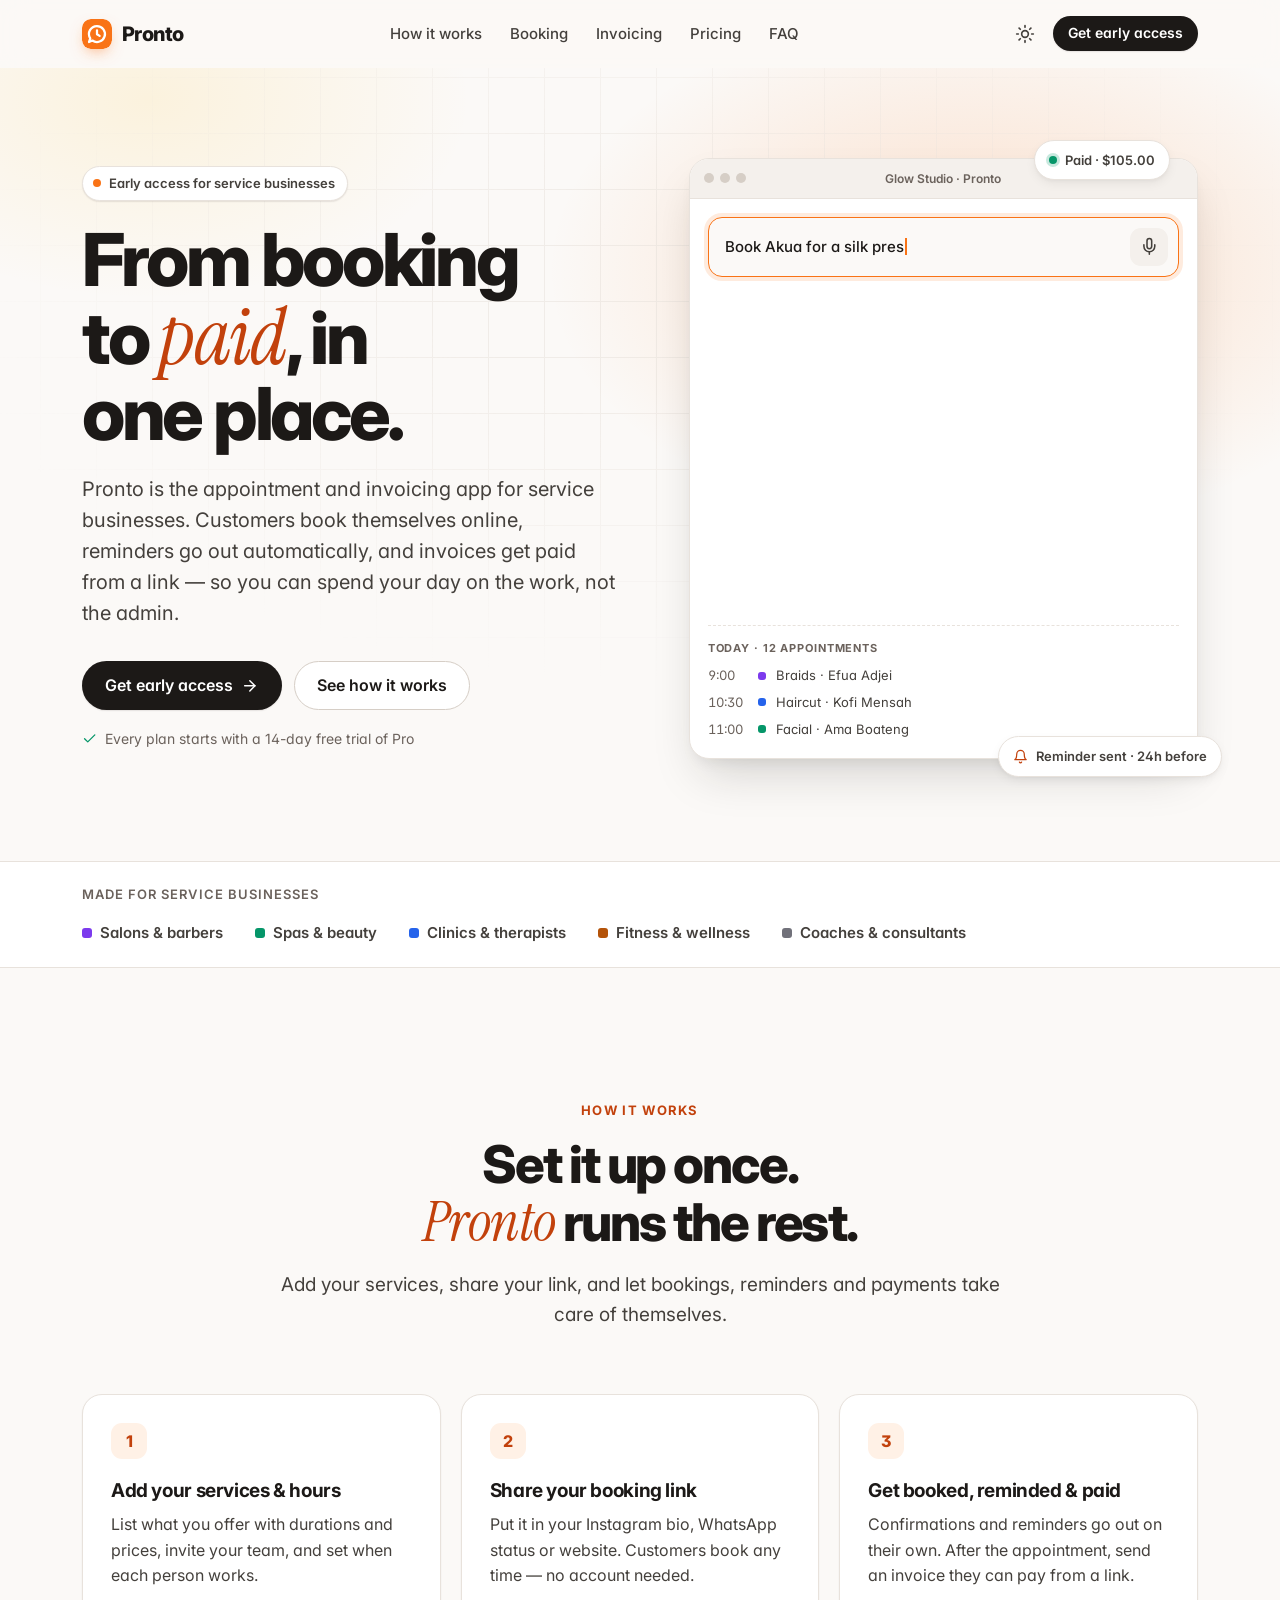
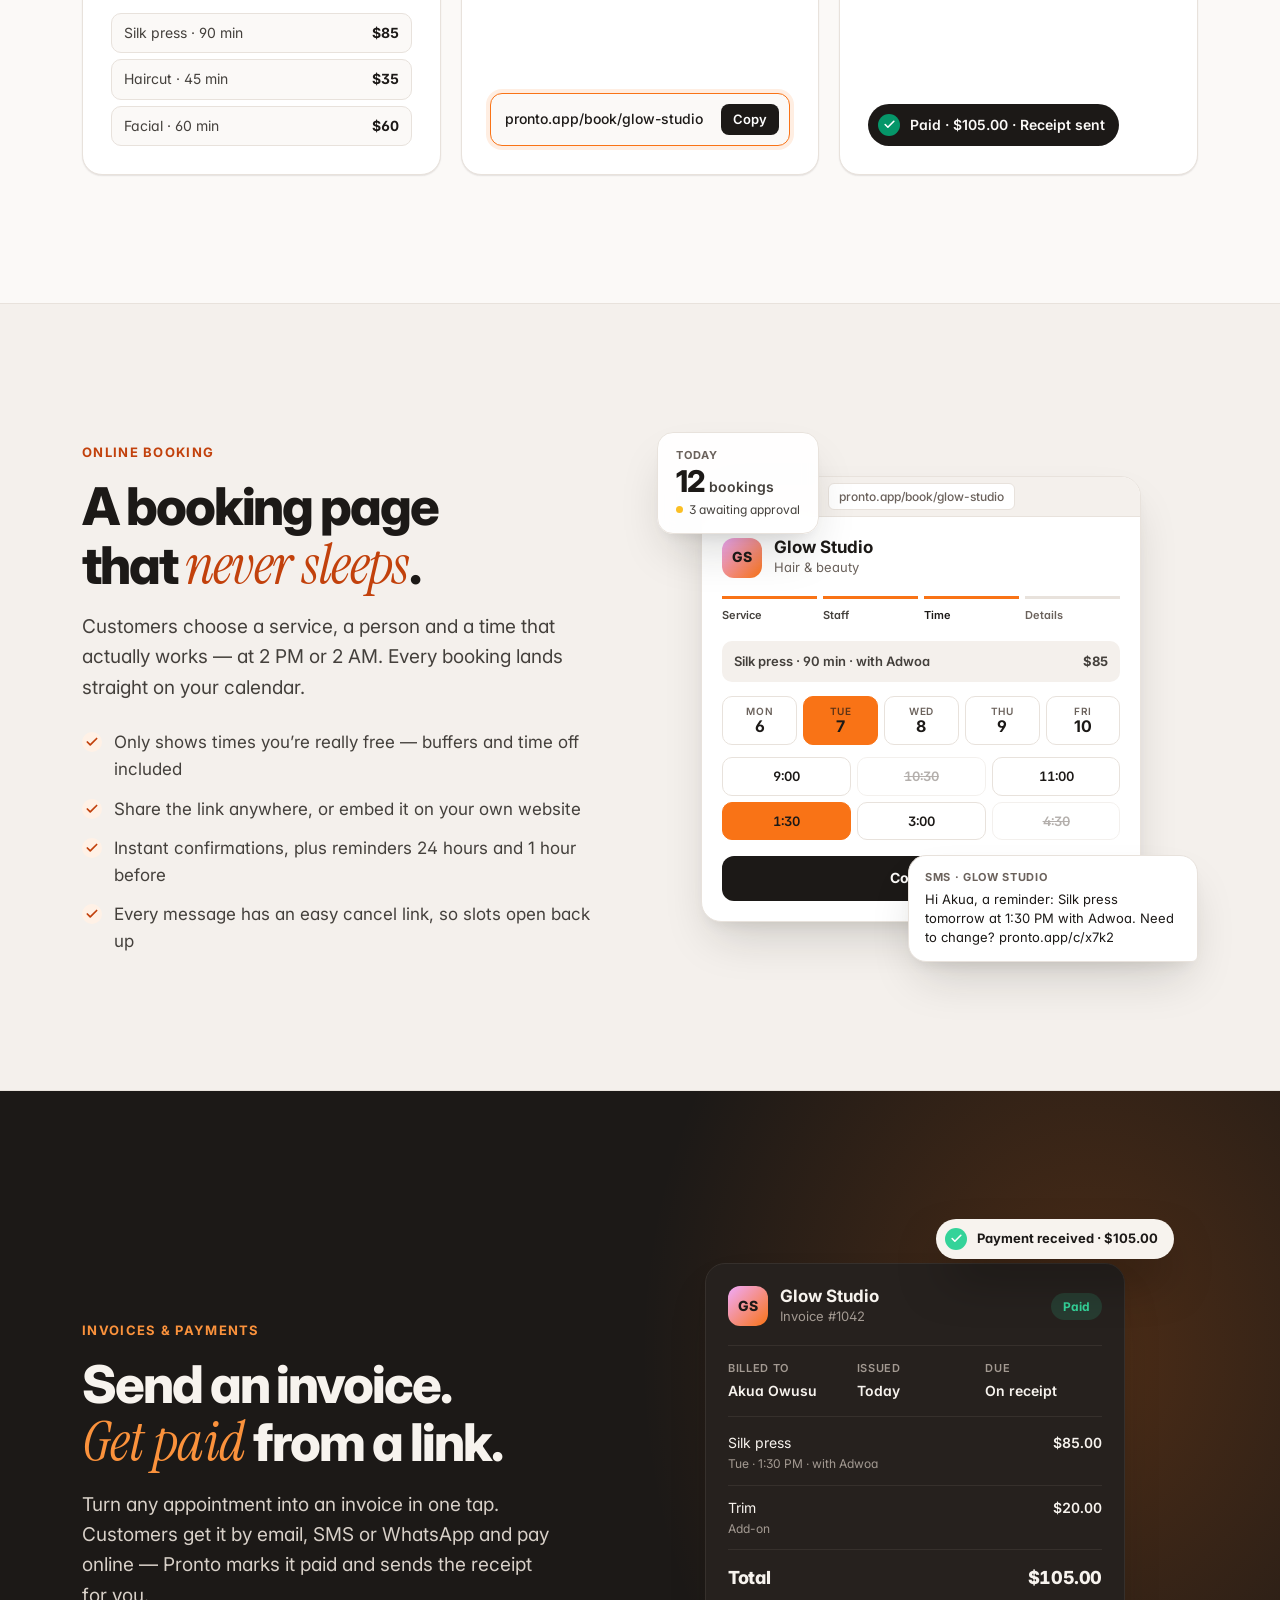
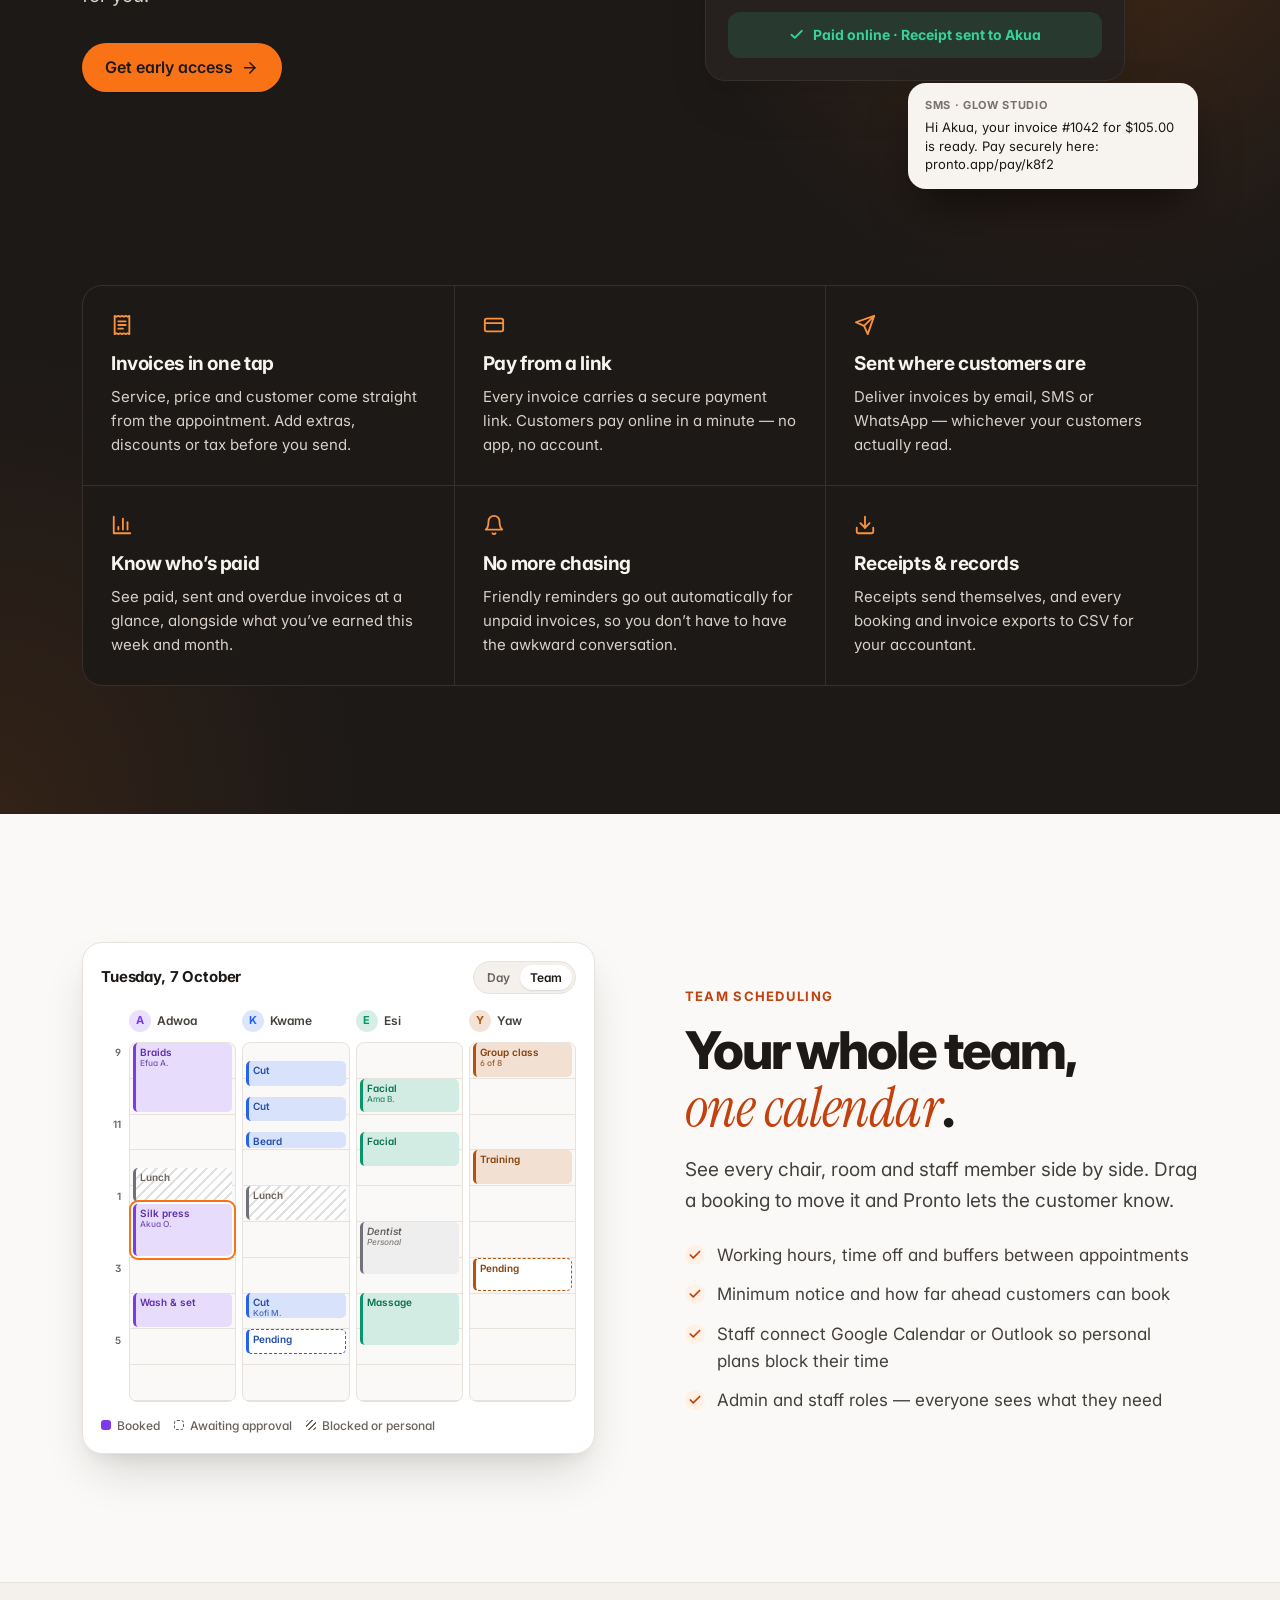
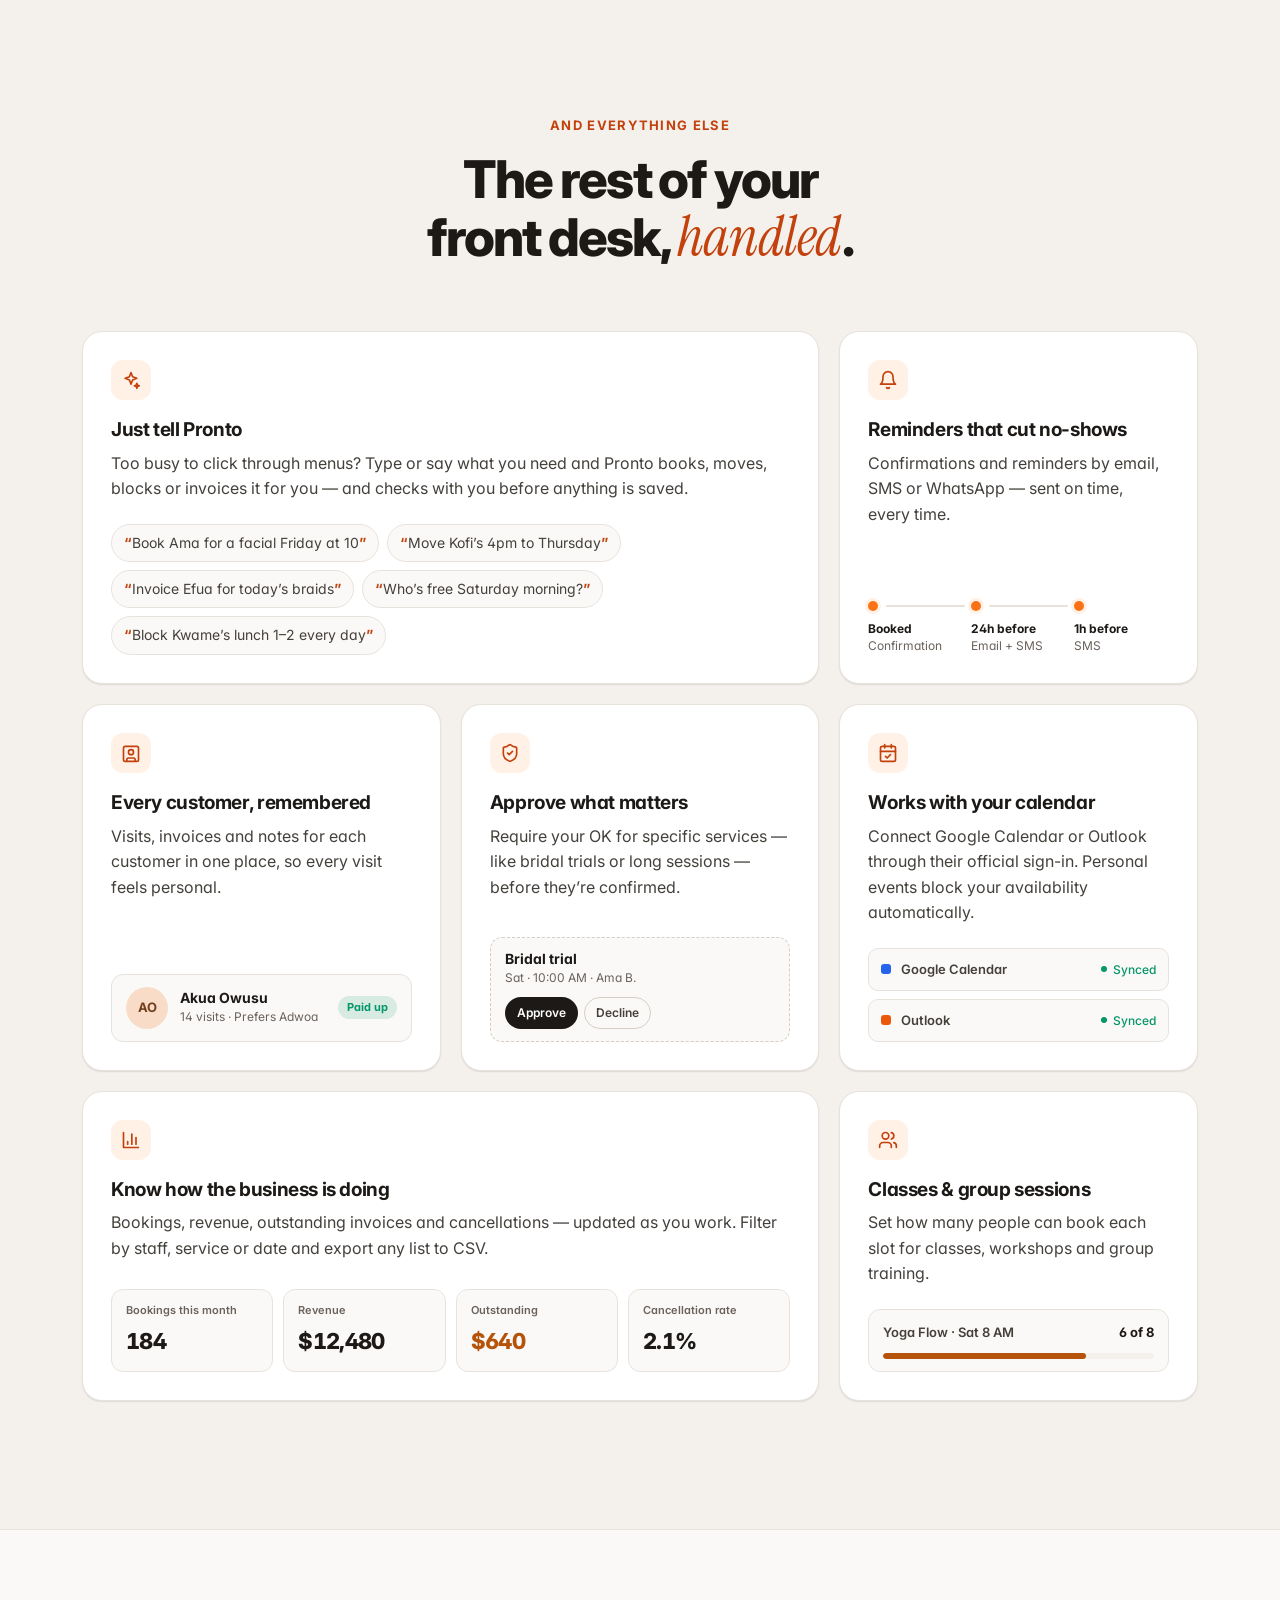
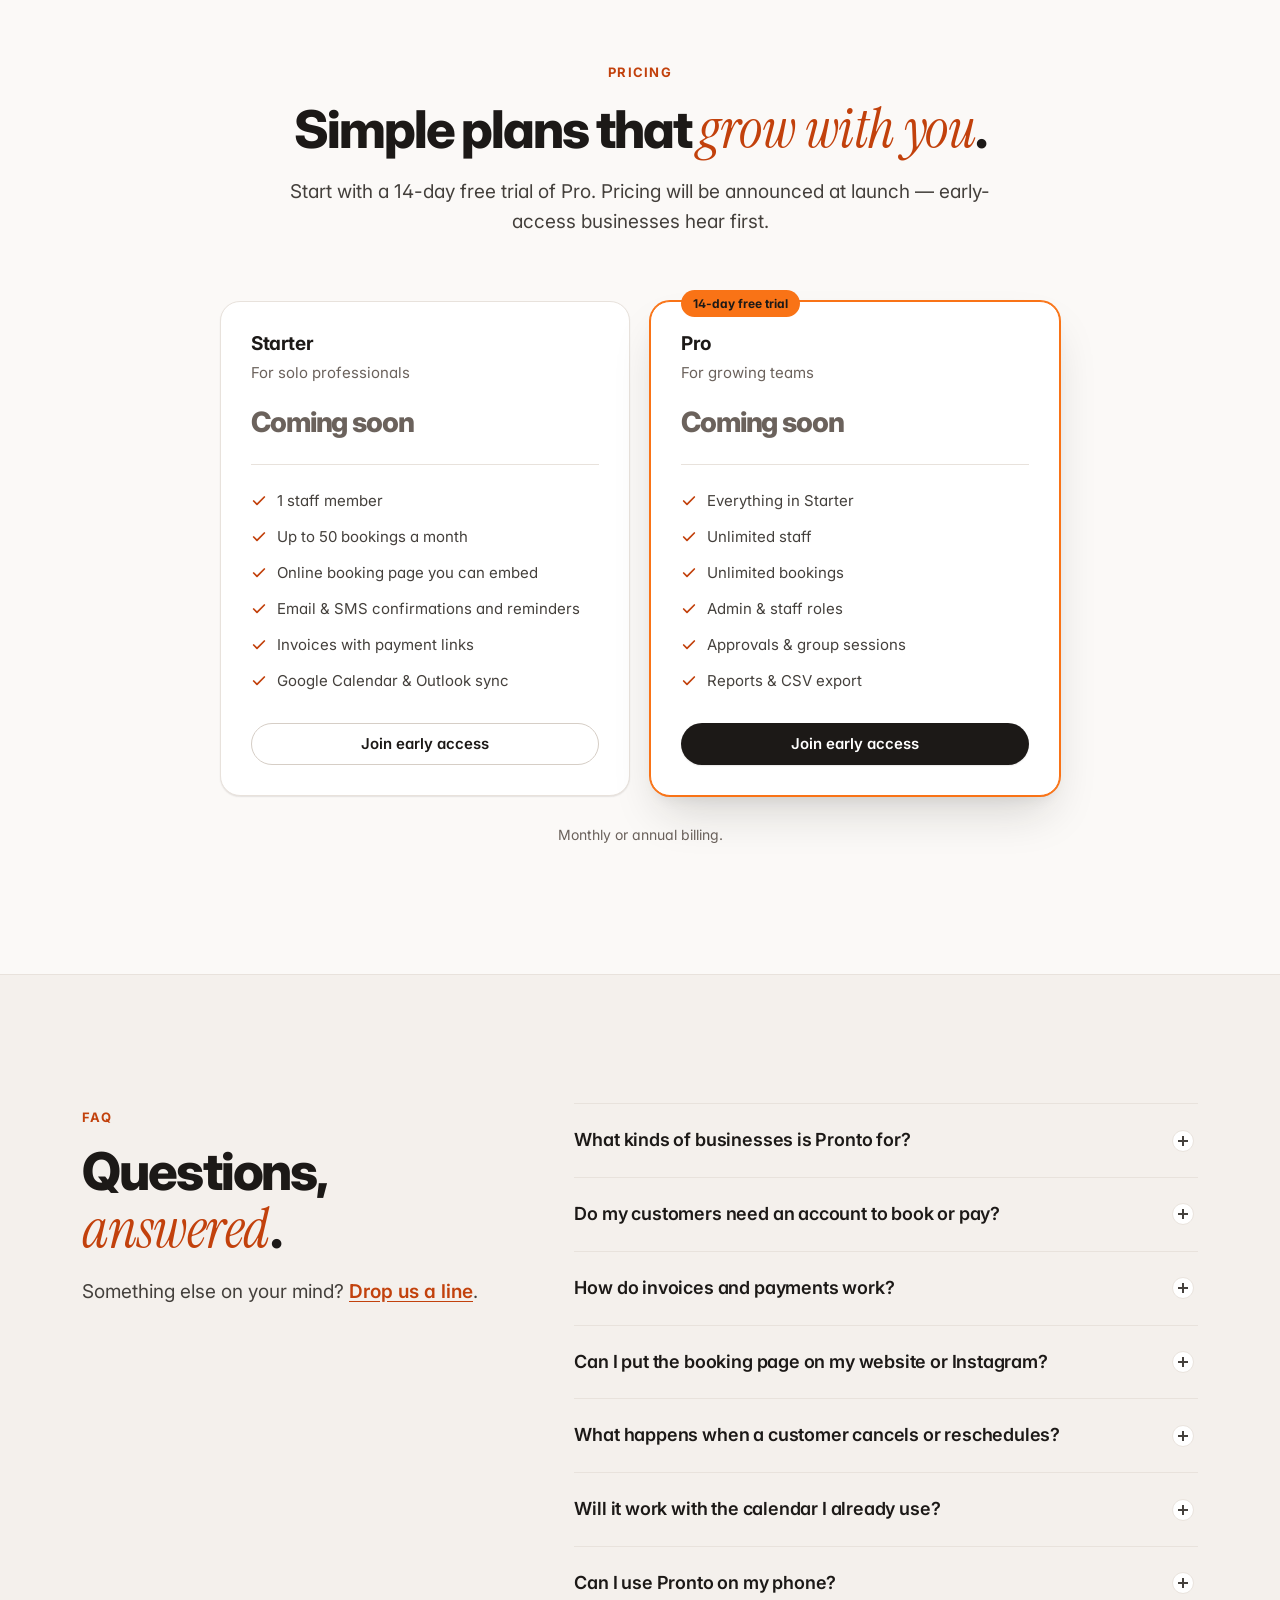
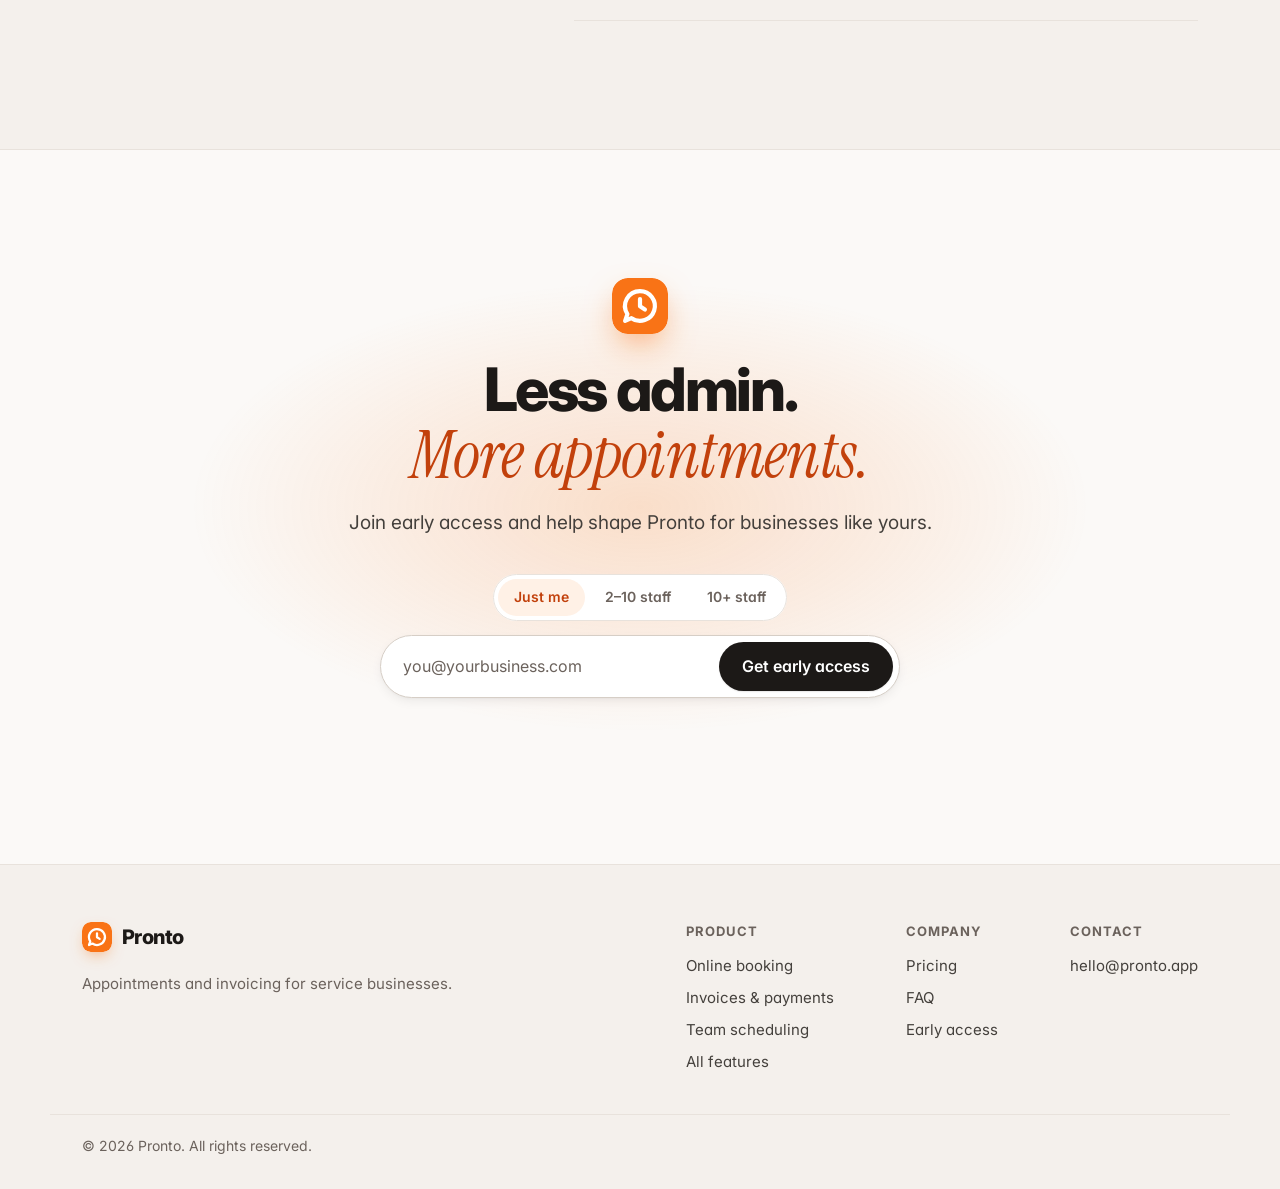
<file: index.html>
<!doctype html>
<html lang="en">
<head>
  <meta charset="utf-8" />
  <meta name="viewport" content="width=device-width, initial-scale=1" />
  <title>Pronto — Appointments and invoicing for service businesses</title>
  <meta name="description" content="Pronto is the appointment and invoicing app for service businesses. Customers book online, reminders go out automatically, and invoices get paid from a link." />
  <meta name="theme-color" content="#FBF9F7" media="(prefers-color-scheme: light)" />
  <meta name="theme-color" content="#151210" media="(prefers-color-scheme: dark)" />

  <meta property="og:type" content="website" />
  <meta property="og:site_name" content="Pronto" />
  <meta property="og:title" content="Pronto — From booking to paid, in one place" />
  <meta property="og:description" content="Online booking, team scheduling, automatic reminders and invoices customers pay from a link. Built for service businesses." />
  <meta property="og:image" content="assets/og.png" />
  <meta name="twitter:card" content="summary_large_image" />

  <link rel="icon" href="assets/favicon.svg" type="image/svg+xml" />
  <link rel="preconnect" href="https://fonts.googleapis.com" />
  <link rel="preconnect" href="https://fonts.gstatic.com" crossorigin />
  <link href="https://fonts.googleapis.com/css2?family=Inter:wght@400;500;600;700;800&family=Instrument+Serif:ital@0;1&display=swap" rel="stylesheet" />
  <link rel="stylesheet" href="css/styles.css" />

  <script>
    // Apply saved theme before first paint to avoid a flash.
    (function () {
      document.documentElement.classList.add('js');
      try {
        var t = localStorage.getItem('pronto-theme');
        if (t === 'light' || t === 'dark') document.documentElement.setAttribute('data-theme', t);
      } catch (e) {}
    })();
  </script>
</head>
<body>
  <!-- Icon sprite -->
  <svg width="0" height="0" style="position:absolute" aria-hidden="true">
    <defs>
      <symbol id="i-mic" viewBox="0 0 24 24"><path d="M12 2a3 3 0 0 0-3 3v7a3 3 0 0 0 6 0V5a3 3 0 0 0-3-3Z"/><path d="M19 10v2a7 7 0 0 1-14 0v-2"/><path d="M12 19v3"/></symbol>
      <symbol id="i-check" viewBox="0 0 24 24"><path d="M20 6 9 17l-5-5"/></symbol>
      <symbol id="i-arrow" viewBox="0 0 24 24"><path d="M5 12h14"/><path d="m12 5 7 7-7 7"/></symbol>
      <symbol id="i-clock" viewBox="0 0 24 24"><circle cx="12" cy="12" r="10"/><path d="M12 6v6l4 2"/></symbol>
      <symbol id="i-users" viewBox="0 0 24 24"><path d="M16 21v-2a4 4 0 0 0-4-4H6a4 4 0 0 0-4 4v2"/><circle cx="9" cy="7" r="4"/><path d="M22 21v-2a4 4 0 0 0-3-3.87"/><path d="M16 3.13a4 4 0 0 1 0 7.75"/></symbol>
      <symbol id="i-user" viewBox="0 0 24 24"><path d="M19 21v-2a4 4 0 0 0-4-4H9a4 4 0 0 0-4 4v2"/><circle cx="12" cy="7" r="4"/></symbol>
      <symbol id="i-calendar" viewBox="0 0 24 24"><rect width="18" height="18" x="3" y="4" rx="2"/><path d="M16 2v4M8 2v4M3 10h18"/></symbol>
      <symbol id="i-calendar-check" viewBox="0 0 24 24"><rect width="18" height="18" x="3" y="4" rx="2"/><path d="M16 2v4M8 2v4M3 10h18"/><path d="m9 16 2 2 4-4"/></symbol>
      <symbol id="i-spark" viewBox="0 0 24 24"><path d="M12 3l1.9 5.1L19 10l-5.1 1.9L12 17l-1.9-5.1L5 10l5.1-1.9Z"/><path d="M19 16l.8 2.2L22 19l-2.2.8L19 22l-.8-2.2L16 19l2.2-.8Z"/></symbol>
      <symbol id="i-tag" viewBox="0 0 24 24"><path d="M12.59 2.59A2 2 0 0 0 11.17 2H4a2 2 0 0 0-2 2v7.17a2 2 0 0 0 .59 1.42l8.7 8.7a2.43 2.43 0 0 0 3.42 0l6.58-6.58a2.43 2.43 0 0 0 0-3.42Z"/><circle cx="7.5" cy="7.5" r="1"/></symbol>
      <symbol id="i-receipt" viewBox="0 0 24 24"><path d="M4 2v20l2-1 2 1 2-1 2 1 2-1 2 1 2-1 2 1V2l-2 1-2-1-2 1-2-1-2 1-2-1-2 1Z"/><path d="M8 8h8M8 12h8M8 16h5"/></symbol>
      <symbol id="i-card" viewBox="0 0 24 24"><rect width="20" height="14" x="2" y="5" rx="2"/><path d="M2 10h20"/></symbol>
      <symbol id="i-send" viewBox="0 0 24 24"><path d="m22 2-7 20-4-9-9-4Z"/><path d="M22 2 11 13"/></symbol>
      <symbol id="i-chart" viewBox="0 0 24 24"><path d="M3 3v18h18"/><path d="M18 17V9"/><path d="M13 17V5"/><path d="M8 17v-3"/></symbol>
      <symbol id="i-swap" viewBox="0 0 24 24"><path d="m17 2 4 4-4 4"/><path d="M3 11v-1a4 4 0 0 1 4-4h14"/><path d="m7 22-4-4 4-4"/><path d="M21 13v1a4 4 0 0 1-4 4H3"/></symbol>
      <symbol id="i-alert" viewBox="0 0 24 24"><path d="m21.73 18-8-14a2 2 0 0 0-3.48 0l-8 14A2 2 0 0 0 4 21h16a2 2 0 0 0 1.73-3Z"/><path d="M12 9v4"/><path d="M12 17h.01"/></symbol>
      <symbol id="i-sun" viewBox="0 0 24 24"><circle cx="12" cy="12" r="4"/><path d="M12 2v2M12 20v2M4.93 4.93l1.41 1.41M17.66 17.66l1.41 1.41M2 12h2M20 12h2M6.34 17.66l-1.41 1.41M19.07 4.93l-1.41 1.41"/></symbol>
      <symbol id="i-moon" viewBox="0 0 24 24"><path d="M12 3a6 6 0 0 0 9 9 9 9 0 1 1-9-9Z"/></symbol>
      <symbol id="i-menu" viewBox="0 0 24 24"><path d="M4 7h16M4 12h16M4 17h16"/></symbol>
      <symbol id="i-x" viewBox="0 0 24 24"><path d="M18 6 6 18M6 6l12 12"/></symbol>
      <symbol id="i-bell" viewBox="0 0 24 24"><path d="M6 8a6 6 0 0 1 12 0c0 7 3 9 3 9H3s3-2 3-9"/><path d="M10.3 21a1.94 1.94 0 0 0 3.4 0"/></symbol>
      <symbol id="i-link" viewBox="0 0 24 24"><path d="M10 13a5 5 0 0 0 7.54.54l3-3a5 5 0 0 0-7.07-7.07l-1.72 1.71"/><path d="M14 11a5 5 0 0 0-7.54-.54l-3 3a5 5 0 0 0 7.07 7.07l1.71-1.71"/></symbol>
      <symbol id="i-shield" viewBox="0 0 24 24"><path d="M20 13c0 5-3.5 7.5-7.66 8.95a1 1 0 0 1-.67-.01C7.5 20.5 4 18 4 13V6a1 1 0 0 1 1-1c2 0 4.5-1.2 6.24-2.72a1.17 1.17 0 0 1 1.52 0C14.51 3.81 17 5 19 5a1 1 0 0 1 1 1Z"/><path d="m9 12 2 2 4-4"/></symbol>
      <symbol id="i-download" viewBox="0 0 24 24"><path d="M21 15v4a2 2 0 0 1-2 2H5a2 2 0 0 1-2-2v-4"/><path d="m7 10 5 5 5-5"/><path d="M12 15V3"/></symbol>
      <symbol id="i-sliders" viewBox="0 0 24 24"><path d="M4 21v-7M4 10V3M12 21v-9M12 8V3M20 21v-5M20 12V3M1 14h6M9 8h6M17 16h6"/></symbol>
      <symbol id="i-contact" viewBox="0 0 24 24"><rect width="18" height="18" x="3" y="4" rx="2"/><circle cx="12" cy="11" r="3"/><path d="M7 21v-1a2 2 0 0 1 2-2h6a2 2 0 0 1 2 2v1"/></symbol>
      <symbol id="i-logo" viewBox="0 0 32 32"><rect width="32" height="32" rx="9" fill="#F97316" stroke="none"/><path d="M16 7.5a8.5 8.5 0 1 1-4.9 15.45L7.5 24.5l1.3-3.9A8.5 8.5 0 0 1 16 7.5Z" fill="none" stroke="#fff" stroke-width="2.4" stroke-linejoin="round"/><path d="M16 12v4.2l2.8 1.8" fill="none" stroke="#fff" stroke-width="2.4" stroke-linecap="round" stroke-linejoin="round"/></symbol>
    </defs>
  </svg>

  <a class="skip-link" href="#main">Skip to content</a>

  <!-- ============ Header ============ -->
  <header class="site-header" data-header>
    <div class="container header-inner">
      <a class="brand" href="#top" aria-label="Pronto home">
        <svg class="brand-mark" aria-hidden="true"><use href="#i-logo"/></svg>
        <span class="brand-name">Pronto</span>
      </a>

      <nav class="nav" aria-label="Primary">
        <ul class="nav-links" id="nav-links" data-nav>
          <li><a href="#how">How it works</a></li>
          <li><a href="#booking">Booking</a></li>
          <li><a href="#invoicing">Invoicing</a></li>
          <li><a href="#pricing">Pricing</a></li>
          <li><a href="#faq">FAQ</a></li>
          <li class="nav-cta-mobile"><a class="btn btn-primary" href="#get-started">Get early access</a></li>
        </ul>
      </nav>

      <div class="header-actions">
        <button class="icon-btn" type="button" data-theme-toggle aria-label="Toggle dark mode">
          <svg class="i i-sun" aria-hidden="true"><use href="#i-sun"/></svg>
          <svg class="i i-moon" aria-hidden="true"><use href="#i-moon"/></svg>
        </button>
        <a class="btn btn-primary btn-sm header-cta" href="#get-started">Get early access</a>
        <button class="icon-btn menu-btn" type="button" data-menu-toggle aria-controls="nav-links" aria-expanded="false" aria-label="Open menu">
          <svg class="i i-open" aria-hidden="true"><use href="#i-menu"/></svg>
          <svg class="i i-close" aria-hidden="true"><use href="#i-x"/></svg>
        </button>
      </div>
    </div>
  </header>

  <main id="main">
    <!-- ============ Hero ============ -->
    <section class="hero" id="top">
      <div class="hero-bg" aria-hidden="true"></div>
      <div class="container hero-inner">
        <div class="hero-copy">
          <p class="eyebrow-pill"><span class="live-dot" aria-hidden="true"></span> Early access for service businesses</p>
          <h1 class="hero-title">From booking to <em>paid</em>, in one place.</h1>
          <p class="hero-lede">
            Pronto is the appointment and invoicing app for service businesses. Customers book themselves online,
            reminders go out automatically, and invoices get paid from a link — so you can spend your day on the
            work, not the admin.
          </p>
          <div class="hero-ctas">
            <a class="btn btn-primary btn-lg" href="#get-started">Get early access <svg class="i" aria-hidden="true"><use href="#i-arrow"/></svg></a>
            <a class="btn btn-ghost btn-lg" href="#how">See how it works</a>
          </div>
          <p class="hero-note"><svg class="i" aria-hidden="true"><use href="#i-check"/></svg> Every plan starts with a 14-day free trial of Pro</p>
        </div>

        <div class="hero-demo">
          <p class="sr-only">
            Animated example of Pronto’s assistant: typing “Book Akua for a silk press Tuesday at 1:30 with Adwoa”
            creates a booking preview. Other examples send an invoice with a payment link and reschedule an appointment.
          </p>
          <div class="demo" aria-hidden="true" data-demo>
            <div class="demo-window">
              <div class="demo-chrome">
                <span class="demo-dots"><i></i><i></i><i></i></span>
                <span class="demo-title">Glow Studio · Pronto</span>
                <span class="demo-chrome-spacer"></span>
              </div>
              <div class="demo-body">
                <div class="demo-input" data-demo-input>
                  <div class="demo-field">
                    <span class="demo-placeholder">Book, reschedule or invoice…</span>
                    <span class="demo-typed" data-demo-typed></span><span class="demo-caret"></span>
                    <span class="demo-wave"><i></i><i></i><i></i><i></i><i></i><i></i><i></i></span>
                  </div>
                  <span class="demo-mic"><svg class="i"><use href="#i-mic"/></svg></span>
                </div>

                <div class="demo-stage">
                  <div class="demo-parsing" data-demo-parsing>
                    <span class="spark"><svg class="i"><use href="#i-spark"/></svg></span> Working on it…
                  </div>

                  <article class="intent" data-demo-card>
                    <header class="intent-head">
                      <div class="intent-heading">
                        <p class="intent-kind" data-f="kind">New booking</p>
                        <h3 class="intent-title" data-f="title">Silk press · Akua Owusu</h3>
                      </div>
                      <span class="cal-pill" data-f="pill" data-tone="violet">with Adwoa</span>
                    </header>
                    <ul class="intent-meta" data-f="rows">
                      <li><svg class="i"><use href="#i-clock"/></svg><span>Tue · 1:30 – 3:00 PM</span></li>
                      <li><svg class="i"><use href="#i-tag"/></svg><span>Silk press · 90 min</span><b>$85.00</b></li>
                      <li><svg class="i"><use href="#i-user"/></svg><span>Akua Owusu · returning customer</span></li>
                    </ul>
                    <div class="intent-conf">
                      <span class="conf-label">Confidence</span>
                      <span class="conf-bar"><i data-f="bar" style="width:95%"></i></span>
                      <b data-f="conf">95%</b>
                    </div>
                    <div class="intent-actions">
                      <span class="d-btn d-btn-ghost">Edit</span>
                      <span class="d-btn d-btn-primary" data-demo-confirm><svg class="i"><use href="#i-check"/></svg> <span data-f="action">Confirm booking</span></span>
                    </div>
                  </article>

                  <div class="demo-toast" data-demo-toast>
                    <span class="toast-icon"><svg class="i"><use href="#i-check"/></svg></span>
                    <span data-f="toast">Booked · Confirmation sent to Akua</span>
                  </div>
                </div>

                <div class="demo-today">
                  <p class="demo-today-label">Today · 12 appointments</p>
                  <ul>
                    <li><time>9:00</time><span class="ev-dot" data-tone="violet"></span>Braids · Efua Adjei</li>
                    <li><time>10:30</time><span class="ev-dot" data-tone="blue"></span>Haircut · Kofi Mensah</li>
                    <li><time>11:00</time><span class="ev-dot" data-tone="green"></span>Facial · Ama Boateng</li>
                  </ul>
                </div>
              </div>
            </div>
            <div class="demo-float demo-float-a"><span class="float-dot"></span> Paid · $105.00</div>
            <div class="demo-float demo-float-b"><svg class="i"><use href="#i-bell"/></svg> Reminder sent · 24h before</div>
          </div>
        </div>
      </div>
    </section>

    <!-- ============ Built for ============ -->
    <section class="works-with" aria-label="Who Pronto is for">
      <div class="container works-inner">
        <p class="works-label">Made for service businesses</p>
        <ul class="works-list">
          <li><span class="ww-dot" data-tone="violet"></span>Salons &amp; barbers</li>
          <li><span class="ww-dot" data-tone="green"></span>Spas &amp; beauty</li>
          <li><span class="ww-dot" data-tone="blue"></span>Clinics &amp; therapists</li>
          <li><span class="ww-dot" data-tone="amber"></span>Fitness &amp; wellness</li>
          <li><span class="ww-dot" data-tone="slate"></span>Coaches &amp; consultants</li>
        </ul>
      </div>
    </section>

    <!-- ============ How it works ============ -->
    <section class="section" id="how">
      <div class="container">
        <div class="section-head reveal">
          <p class="eyebrow">How it works</p>
          <h2>Set it up once. <em>Pronto</em> runs the rest.</h2>
          <p class="section-lede">Add your services, share your link, and let bookings, reminders and payments take care of themselves.</p>
        </div>

        <ol class="steps">
          <li class="step reveal">
            <span class="step-num">1</span>
            <h3>Add your services &amp; hours</h3>
            <p>List what you offer with durations and prices, invite your team, and set when each person works.</p>
            <div class="step-visual">
              <ul class="mini-list">
                <li><span>Silk press · 90 min</span><b>$85</b></li>
                <li><span>Haircut · 45 min</span><b>$35</b></li>
                <li><span>Facial · 60 min</span><b>$60</b></li>
              </ul>
            </div>
          </li>
          <li class="step reveal">
            <span class="step-num">2</span>
            <h3>Share your booking link</h3>
            <p>Put it in your Instagram bio, WhatsApp status or website. Customers book any time — no account needed.</p>
            <div class="step-visual">
              <div class="mini-input"><span>pronto.app/book/glow-studio</span><span class="mini-copy">Copy</span></div>
            </div>
          </li>
          <li class="step reveal">
            <span class="step-num">3</span>
            <h3>Get booked, reminded &amp; paid</h3>
            <p>Confirmations and reminders go out on their own. After the appointment, send an invoice they can pay from a link.</p>
            <div class="step-visual">
              <div class="mini-toast"><span class="toast-icon"><svg class="i" aria-hidden="true"><use href="#i-check"/></svg></span> Paid · $105.00 · Receipt sent</div>
            </div>
          </li>
        </ol>
      </div>
    </section>

    <!-- ============ Booking ============ -->
    <section class="section section-alt" id="booking">
      <div class="container">
        <div class="spotlight reveal">
          <div class="spotlight-copy">
            <p class="eyebrow">Online booking</p>
            <h2>A booking page that <em>never sleeps</em>.</h2>
            <p class="section-lede">Customers choose a service, a person and a time that actually works — at 2 PM or 2 AM. Every booking lands straight on your calendar.</p>
            <ul class="ticks">
              <li><svg class="i" aria-hidden="true"><use href="#i-check"/></svg>Only shows times you’re really free — buffers and time off included</li>
              <li><svg class="i" aria-hidden="true"><use href="#i-check"/></svg>Share the link anywhere, or embed it on your own website</li>
              <li><svg class="i" aria-hidden="true"><use href="#i-check"/></svg>Instant confirmations, plus reminders 24 hours and 1 hour before</li>
              <li><svg class="i" aria-hidden="true"><use href="#i-check"/></svg>Every message has an easy cancel link, so slots open back up</li>
            </ul>
          </div>

          <div class="biz-visual" aria-hidden="true">
            <div class="booking">
              <div class="demo-chrome">
                <span class="demo-dots"><i></i><i></i><i></i></span>
                <span class="demo-url">pronto.app/book/glow-studio</span>
                <span class="demo-chrome-spacer"></span>
              </div>
              <div class="booking-body">
                <div class="booking-biz">
                  <span class="biz-logo">GS</span>
                  <div><p class="biz-name">Glow Studio</p><p class="biz-sub">Hair &amp; beauty</p></div>
                </div>
                <ol class="booking-steps">
                  <li class="done">Service</li><li class="done">Staff</li><li class="active">Time</li><li>Details</li>
                </ol>
                <p class="booking-sel"><span>Silk press · 90 min · with Adwoa</span><b>$85</b></p>
                <div class="booking-days">
                  <span><small>Mon</small>6</span>
                  <span class="on"><small>Tue</small>7</span>
                  <span><small>Wed</small>8</span>
                  <span><small>Thu</small>9</span>
                  <span><small>Fri</small>10</span>
                </div>
                <div class="booking-slots">
                  <span>9:00</span><span class="off">10:30</span><span>11:00</span>
                  <span class="on">1:30</span><span>3:00</span><span class="off">4:30</span>
                </div>
                <span class="booking-go">Continue</span>
              </div>
            </div>
            <div class="sms">
              <p class="sms-from">SMS · Glow Studio</p>
              <p>Hi Akua, a reminder: Silk press tomorrow at 1:30 PM with Adwoa. Need to change? pronto.app/c/x7k2</p>
            </div>
            <div class="biz-stat">
              <p class="biz-stat-label">Today</p>
              <p class="biz-stat-num">12 <span>bookings</span></p>
              <p class="biz-stat-sub"><span class="ok-dot"></span>3 awaiting approval</p>
            </div>
          </div>
        </div>
      </div>
    </section>

    <!-- ============ Invoicing ============ -->
    <section class="section band-dark" id="invoicing">
      <div class="container">
        <div class="biz-grid">
          <div class="biz-copy reveal">
            <p class="eyebrow">Invoices &amp; payments</p>
            <h2>Send an invoice. <em>Get paid</em> from a link.</h2>
            <p class="section-lede">Turn any appointment into an invoice in one tap. Customers get it by email, SMS or WhatsApp and pay online — Pronto marks it paid and sends the receipt for you.</p>
            <a class="btn btn-primary btn-lg" href="#get-started">Get early access <svg class="i" aria-hidden="true"><use href="#i-arrow"/></svg></a>
          </div>

          <div class="biz-visual biz-visual-invoice reveal" aria-hidden="true">
            <div class="invoice">
              <div class="inv-head">
                <div class="booking-biz">
                  <span class="biz-logo">GS</span>
                  <div><p class="biz-name">Glow Studio</p><p class="biz-sub">Invoice #1042</p></div>
                </div>
                <span class="inv-status" data-state="paid">Paid</span>
              </div>
              <div class="inv-meta">
                <div><small>Billed to</small><p>Akua Owusu</p></div>
                <div><small>Issued</small><p>Today</p></div>
                <div><small>Due</small><p>On receipt</p></div>
              </div>
              <table class="inv-lines">
                <tbody>
                  <tr><td>Silk press<small>Tue · 1:30 PM · with Adwoa</small></td><td>$85.00</td></tr>
                  <tr><td>Trim<small>Add-on</small></td><td>$20.00</td></tr>
                  <tr class="inv-total"><td>Total</td><td>$105.00</td></tr>
                </tbody>
              </table>
              <span class="inv-paid"><svg class="i"><use href="#i-check"/></svg> Paid online · Receipt sent to Akua</span>
            </div>
            <div class="sms">
              <p class="sms-from">SMS · Glow Studio</p>
              <p>Hi Akua, your invoice #1042 for $105.00 is ready. Pay securely here: pronto.app/pay/k8f2</p>
            </div>
            <div class="pay-toast"><span class="toast-icon"><svg class="i"><use href="#i-check"/></svg></span>Payment received · $105.00</div>
          </div>
        </div>

        <ul class="biz-features">
          <li class="reveal">
            <svg class="i" aria-hidden="true"><use href="#i-receipt"/></svg>
            <h3>Invoices in one tap</h3>
            <p>Service, price and customer come straight from the appointment. Add extras, discounts or tax before you send.</p>
          </li>
          <li class="reveal">
            <svg class="i" aria-hidden="true"><use href="#i-card"/></svg>
            <h3>Pay from a link</h3>
            <p>Every invoice carries a secure payment link. Customers pay online in a minute — no app, no account.</p>
          </li>
          <li class="reveal">
            <svg class="i" aria-hidden="true"><use href="#i-send"/></svg>
            <h3>Sent where customers are</h3>
            <p>Deliver invoices by email, SMS or WhatsApp — whichever your customers actually read.</p>
          </li>
          <li class="reveal">
            <svg class="i" aria-hidden="true"><use href="#i-chart"/></svg>
            <h3>Know who’s paid</h3>
            <p>See paid, sent and overdue invoices at a glance, alongside what you’ve earned this week and month.</p>
          </li>
          <li class="reveal">
            <svg class="i" aria-hidden="true"><use href="#i-bell"/></svg>
            <h3>No more chasing</h3>
            <p>Friendly reminders go out automatically for unpaid invoices, so you don’t have to have the awkward conversation.</p>
          </li>
          <li class="reveal">
            <svg class="i" aria-hidden="true"><use href="#i-download"/></svg>
            <h3>Receipts &amp; records</h3>
            <p>Receipts send themselves, and every booking and invoice exports to CSV for your accountant.</p>
          </li>
        </ul>
      </div>
    </section>

    <!-- ============ Scheduling ============ -->
    <section class="section" id="scheduling">
      <div class="container">
        <div class="spotlight spotlight-flip reveal">
          <div class="spotlight-copy">
            <p class="eyebrow">Team scheduling</p>
            <h2>Your whole team, <em>one calendar</em>.</h2>
            <p class="section-lede">See every chair, room and staff member side by side. Drag a booking to move it and Pronto lets the customer know.</p>
            <ul class="ticks">
              <li><svg class="i" aria-hidden="true"><use href="#i-check"/></svg>Working hours, time off and buffers between appointments</li>
              <li><svg class="i" aria-hidden="true"><use href="#i-check"/></svg>Minimum notice and how far ahead customers can book</li>
              <li><svg class="i" aria-hidden="true"><use href="#i-check"/></svg>Staff connect Google Calendar or Outlook so personal plans block their time</li>
              <li><svg class="i" aria-hidden="true"><use href="#i-check"/></svg>Admin and staff roles — everyone sees what they need</li>
            </ul>
          </div>

          <div class="spotlight-visual">
            <div class="team" aria-hidden="true">
              <div class="team-top">
                <p class="team-day">Tuesday, 7 October</p>
                <span class="team-view"><span>Day</span><span class="on">Team</span></span>
              </div>
              <div class="team-head">
                <span></span>
                <span><i class="av" data-tone="violet">A</i>Adwoa</span>
                <span><i class="av" data-tone="blue">K</i>Kwame</span>
                <span><i class="av" data-tone="green">E</i>Esi</span>
                <span><i class="av" data-tone="amber">Y</i>Yaw</span>
              </div>
              <div class="team-grid">
                <div class="team-times"><span style="--s:0">9</span><span style="--s:2">11</span><span style="--s:4">1</span><span style="--s:6">3</span><span style="--s:8">5</span></div>
                <div class="week-col">
                  <span class="ev" data-tone="violet" style="--s:0;--d:2">Braids<small>Efua A.</small></span>
                  <span class="ev ev-blocked" style="--s:3.5;--d:1">Lunch</span>
                  <span class="ev ev-new" data-tone="violet" style="--s:4.5;--d:1.5">Silk press<small>Akua O.</small></span>
                  <span class="ev" data-tone="violet" style="--s:7;--d:1">Wash &amp; set</span>
                </div>
                <div class="week-col">
                  <span class="ev" data-tone="blue" style="--s:0.5;--d:.75">Cut</span>
                  <span class="ev" data-tone="blue" style="--s:1.5;--d:.75">Cut</span>
                  <span class="ev" data-tone="blue" style="--s:2.5;--d:.5">Beard</span>
                  <span class="ev ev-blocked" style="--s:4;--d:1">Lunch</span>
                  <span class="ev" data-tone="blue" style="--s:7;--d:.75">Cut<small>Kofi M.</small></span>
                  <span class="ev ev-pending" data-tone="blue" style="--s:8;--d:.75">Pending</span>
                </div>
                <div class="week-col">
                  <span class="ev" data-tone="green" style="--s:1;--d:1">Facial<small>Ama B.</small></span>
                  <span class="ev" data-tone="green" style="--s:2.5;--d:1">Facial</span>
                  <span class="ev ev-personal" style="--s:5;--d:1.5">Dentist<small>Personal</small></span>
                  <span class="ev" data-tone="green" style="--s:7;--d:1.5">Massage</span>
                </div>
                <div class="week-col">
                  <span class="ev" data-tone="amber" style="--s:0;--d:1">Group class<small>6 of 8</small></span>
                  <span class="ev" data-tone="amber" style="--s:3;--d:1">Training</span>
                  <span class="ev ev-pending" data-tone="amber" style="--s:6;--d:1">Pending</span>
                </div>
              </div>
              <div class="week-legend">
                <span><i class="lg-booked"></i>Booked</span>
                <span><i class="lg-pending"></i>Awaiting approval</span>
                <span><i class="lg-blocked"></i>Blocked or personal</span>
              </div>
            </div>
          </div>
        </div>
      </div>
    </section>

    <!-- ============ Features ============ -->
    <section class="section section-alt" id="features">
      <div class="container">
        <div class="section-head reveal">
          <p class="eyebrow">And everything else</p>
          <h2>The rest of your front desk, <em>handled</em>.</h2>
        </div>

        <div class="bento">
          <article class="card card-wide reveal">
            <div class="card-icon"><svg class="i" aria-hidden="true"><use href="#i-spark"/></svg></div>
            <h3>Just tell Pronto</h3>
            <p>Too busy to click through menus? Type or say what you need and Pronto books, moves, blocks or invoices it for you — and checks with you before anything is saved.</p>
            <ul class="chips" aria-label="Example requests">
              <li>Book Ama for a facial Friday at 10</li>
              <li>Move Kofi’s 4pm to Thursday</li>
              <li>Invoice Efua for today’s braids</li>
              <li>Who’s free Saturday morning?</li>
              <li>Block Kwame’s lunch 1–2 every day</li>
            </ul>
          </article>

          <article class="card reveal">
            <div class="card-icon"><svg class="i" aria-hidden="true"><use href="#i-bell"/></svg></div>
            <h3>Reminders that cut no-shows</h3>
            <p>Confirmations and reminders by email, SMS or WhatsApp — sent on time, every time.</p>
            <ol class="timeline" aria-hidden="true">
              <li><b>Booked</b><span>Confirmation</span></li>
              <li><b>24h before</b><span>Email + SMS</span></li>
              <li><b>1h before</b><span>SMS</span></li>
            </ol>
          </article>

          <article class="card reveal">
            <div class="card-icon"><svg class="i" aria-hidden="true"><use href="#i-contact"/></svg></div>
            <h3>Every customer, remembered</h3>
            <p>Visits, invoices and notes for each customer in one place, so every visit feels personal.</p>
            <div class="profile" aria-hidden="true">
              <span class="avatar" style="--h:24">AO</span>
              <div>
                <p class="profile-name">Akua Owusu</p>
                <p class="profile-sub">14 visits · Prefers Adwoa</p>
              </div>
              <span class="profile-ok">Paid up</span>
            </div>
          </article>

          <article class="card reveal">
            <div class="card-icon"><svg class="i" aria-hidden="true"><use href="#i-shield"/></svg></div>
            <h3>Approve what matters</h3>
            <p>Require your OK for specific services — like bridal trials or long sessions — before they’re confirmed.</p>
            <div class="approve" aria-hidden="true">
              <div><p class="approve-t">Bridal trial</p><p class="approve-s">Sat · 10:00 AM · Ama B.</p></div>
              <span class="approve-btns"><span class="yes">Approve</span><span>Decline</span></span>
            </div>
          </article>

          <article class="card reveal">
            <div class="card-icon"><svg class="i" aria-hidden="true"><use href="#i-calendar-check"/></svg></div>
            <h3>Works with your calendar</h3>
            <p>Connect Google Calendar or Outlook through their official sign-in. Personal events block your availability automatically.</p>
            <ul class="conns" aria-hidden="true">
              <li><span class="ww-dot" data-cal="google"></span><span class="conn-name">Google Calendar</span><span class="conn-ok">Synced</span></li>
              <li><span class="ww-dot" data-cal="microsoft"></span><span class="conn-name">Outlook</span><span class="conn-ok">Synced</span></li>
            </ul>
          </article>

          <article class="card card-wide reveal">
            <div class="card-icon"><svg class="i" aria-hidden="true"><use href="#i-chart"/></svg></div>
            <h3>Know how the business is doing</h3>
            <p>Bookings, revenue, outstanding invoices and cancellations — updated as you work. Filter by staff, service or date and export any list to CSV.</p>
            <div class="stats" aria-hidden="true">
              <div><small>Bookings this month</small><b>184</b></div>
              <div><small>Revenue</small><b>$12,480</b></div>
              <div><small>Outstanding</small><b class="warn">$640</b></div>
              <div><small>Cancellation rate</small><b>2.1%</b></div>
            </div>
          </article>

          <article class="card reveal">
            <div class="card-icon"><svg class="i" aria-hidden="true"><use href="#i-users"/></svg></div>
            <h3>Classes &amp; group sessions</h3>
            <p>Set how many people can book each slot for classes, workshops and group training.</p>
            <div class="capacity" aria-hidden="true">
              <p><span>Yoga Flow · Sat 8 AM</span><b>6 of 8</b></p>
              <span class="cap-bar"><i style="width:75%"></i></span>
            </div>
          </article>
        </div>
      </div>
    </section>

    <!-- ============ Pricing ============ -->
    <section class="section" id="pricing">
      <div class="container">
        <div class="section-head reveal">
          <p class="eyebrow">Pricing</p>
          <h2>Simple plans that <em>grow with you</em>.</h2>
          <p class="section-lede">Start with a 14-day free trial of Pro. Pricing will be announced at launch — early-access businesses hear first.</p>
        </div>

        <div class="plans plans-2">
          <article class="plan reveal">
            <h3>Starter</h3>
            <p class="plan-for">For solo professionals</p>
            <p class="plan-price plan-price-tbd">Coming soon</p>
            <ul class="plan-list">
              <li><svg class="i" aria-hidden="true"><use href="#i-check"/></svg>1 staff member</li>
              <li><svg class="i" aria-hidden="true"><use href="#i-check"/></svg>Up to 50 bookings a month</li>
              <li><svg class="i" aria-hidden="true"><use href="#i-check"/></svg>Online booking page you can embed</li>
              <li><svg class="i" aria-hidden="true"><use href="#i-check"/></svg>Email &amp; SMS confirmations and reminders</li>
              <li><svg class="i" aria-hidden="true"><use href="#i-check"/></svg>Invoices with payment links</li>
              <li><svg class="i" aria-hidden="true"><use href="#i-check"/></svg>Google Calendar &amp; Outlook sync</li>
            </ul>
            <a class="btn btn-ghost btn-block" href="#get-started" data-team="solo">Join early access</a>
          </article>

          <article class="plan plan-featured reveal">
            <span class="plan-badge">14-day free trial</span>
            <h3>Pro</h3>
            <p class="plan-for">For growing teams</p>
            <p class="plan-price plan-price-tbd">Coming soon</p>
            <ul class="plan-list">
              <li><svg class="i" aria-hidden="true"><use href="#i-check"/></svg>Everything in Starter</li>
              <li><svg class="i" aria-hidden="true"><use href="#i-check"/></svg>Unlimited staff</li>
              <li><svg class="i" aria-hidden="true"><use href="#i-check"/></svg>Unlimited bookings</li>
              <li><svg class="i" aria-hidden="true"><use href="#i-check"/></svg>Admin &amp; staff roles</li>
              <li><svg class="i" aria-hidden="true"><use href="#i-check"/></svg>Approvals &amp; group sessions</li>
              <li><svg class="i" aria-hidden="true"><use href="#i-check"/></svg>Reports &amp; CSV export</li>
            </ul>
            <a class="btn btn-primary btn-block" href="#get-started" data-team="team">Join early access</a>
          </article>
        </div>
        <p class="plans-note reveal">Monthly or annual billing.</p>
      </div>
    </section>

    <!-- ============ FAQ ============ -->
    <section class="section section-alt" id="faq">
      <div class="container faq-wrap">
        <div class="section-head section-head-left reveal">
          <p class="eyebrow">FAQ</p>
          <h2>Questions, <em>answered</em>.</h2>
          <p class="section-lede">Something else on your mind? <a href="mailto:hello@pronto.app">Drop us a line</a>.</p>
        </div>

        <div class="faq">
          <details class="reveal">
            <summary>What kinds of businesses is Pronto for?</summary>
            <p>Any business that runs on appointments: salons, barbers, spas, nail and beauty studios, clinics, therapists, personal trainers, fitness studios, coaches, consultants and tutors — whether it’s just you or a whole team.</p>
          </details>
          <details class="reveal">
            <summary>Do my customers need an account to book or pay?</summary>
            <p>No. Customers book from your page with their name, email and phone number, and pay invoices straight from the link you send. They also get a calendar file to add the appointment to their own calendar.</p>
          </details>
          <details class="reveal">
            <summary>How do invoices and payments work?</summary>
            <p>Create an invoice from any appointment in one tap — the service, price and customer are filled in for you. Send it by email, SMS or WhatsApp with a secure payment link. When the customer pays, the invoice is marked paid and a receipt goes out automatically.</p>
          </details>
          <details class="reveal">
            <summary>Can I put the booking page on my website or Instagram?</summary>
            <p>Yes. Share your link anywhere — Instagram, WhatsApp, Google Business, a QR code at the front desk — or embed the booking page directly on your own website.</p>
          </details>
          <details class="reveal">
            <summary>What happens when a customer cancels or reschedules?</summary>
            <p>Every confirmation and reminder includes a cancellation link. You’re notified straight away and the slot opens back up for someone else. If you move a booking, the customer is told automatically.</p>
          </details>
          <details class="reveal">
            <summary>Will it work with the calendar I already use?</summary>
            <p>Yes. You and your staff can connect Google Calendar or Outlook through their official sign-in — Pronto never sees your password. Personal events block your availability so you’re never double-booked.</p>
          </details>
          <details class="reveal">
            <summary>Can I use Pronto on my phone?</summary>
            <p>Pronto works in any modern browser on a computer, tablet or phone, so you can run the front desk from wherever you are. Native iOS and Android apps are in development.</p>
          </details>
        </div>
      </div>
    </section>

    <!-- ============ CTA ============ -->
    <section class="section cta" id="get-started">
      <div class="cta-glow" aria-hidden="true"></div>
      <div class="container cta-inner reveal">
        <svg class="brand-mark lg" aria-hidden="true"><use href="#i-logo"/></svg>
        <h2>Less admin. <em>More appointments.</em></h2>
        <p class="section-lede">Join early access and help shape Pronto for businesses like yours.</p>

        <form class="waitlist" data-waitlist novalidate>
          <fieldset class="interest">
            <legend class="sr-only">Team size</legend>
            <label><input type="radio" name="team" value="solo" checked /><span>Just me</span></label>
            <label><input type="radio" name="team" value="team" /><span>2–10 staff</span></label>
            <label><input type="radio" name="team" value="large" /><span>10+ staff</span></label>
          </fieldset>
          <div class="waitlist-row">
            <label class="sr-only" for="waitlist-email">Work email</label>
            <input id="waitlist-email" name="email" type="email" autocomplete="email" placeholder="you@yourbusiness.com" required />
            <button class="btn btn-primary btn-lg" type="submit">Get early access</button>
          </div>
          <p class="waitlist-msg" data-waitlist-msg role="status" aria-live="polite"></p>
        </form>
      </div>
    </section>
  </main>

  <!-- ============ Footer ============ -->
  <footer class="site-footer">
    <div class="container footer-inner">
      <div class="footer-brand">
        <a class="brand" href="#top" aria-label="Pronto home">
          <svg class="brand-mark" aria-hidden="true"><use href="#i-logo"/></svg>
          <span class="brand-name">Pronto</span>
        </a>
        <p>Appointments and invoicing for service businesses.</p>
      </div>
      <nav class="footer-nav" aria-label="Footer">
        <div>
          <p class="footer-h">Product</p>
          <ul>
            <li><a href="#booking">Online booking</a></li>
            <li><a href="#invoicing">Invoices &amp; payments</a></li>
            <li><a href="#scheduling">Team scheduling</a></li>
            <li><a href="#features">All features</a></li>
          </ul>
        </div>
        <div>
          <p class="footer-h">Company</p>
          <ul>
            <li><a href="#pricing">Pricing</a></li>
            <li><a href="#faq">FAQ</a></li>
            <li><a href="#get-started">Early access</a></li>
          </ul>
        </div>
        <div>
          <p class="footer-h">Contact</p>
          <ul>
            <li><a href="mailto:hello@pronto.app">hello@pronto.app</a></li>
          </ul>
        </div>
      </nav>
    </div>
    <div class="container footer-base">
      <p>© <span data-year>2026</span> Pronto. All rights reserved.</p>
    </div>
  </footer>

  <script src="js/main.js" defer></script>
</body>
</html>
</file>
<file: css/styles.css>
/* ==========================================================================
   Pronto marketing site
   Brand tokens mirror apps/frontend/src/index.css (orange primary, warm stone)
   ========================================================================== */

:root {
  --bg: #fbf9f7;
  --bg-elev: #ffffff;
  --bg-sunken: #f4f0ec;
  --fg: #1c1917;
  --fg-soft: #44403c;
  --fg-muted: #6b625c;
  --border: #e8e2dc;
  --border-strong: #d6cec6;

  --primary: #f97316;
  --primary-strong: #ea580c;
  --accent-text: #c2410c;
  --accent-soft: #fff1e6;

  --btn-bg: #1c1917;
  --btn-fg: #ffffff;
  --btn-bg-hover: #36302c;

  --google: #2563eb;
  --microsoft: #ea580c;
  --apple: #71717a;
  --success: #059669;
  --warning: #b45309;
  --danger: #dc2626;

  --violet: #7c3aed;
  --blue: #2563eb;
  --green: #059669;
  --amber: #b45309;
  --slate: #71717a;

  --shadow-sm: 0 1px 2px rgb(28 25 23 / 0.06), 0 1px 1px rgb(28 25 23 / 0.04);
  --shadow-md: 0 4px 12px -2px rgb(28 25 23 / 0.08), 0 2px 4px -2px rgb(28 25 23 / 0.06);
  --shadow-lg: 0 24px 48px -12px rgb(28 25 23 / 0.18), 0 8px 16px -8px rgb(28 25 23 / 0.1);

  --radius-sm: 8px;
  --radius: 12px;
  --radius-lg: 20px;
  --radius-xl: 28px;

  --font-sans: "Inter", ui-sans-serif, system-ui, -apple-system, "Segoe UI", sans-serif;
  --font-serif: "Instrument Serif", ui-serif, Georgia, serif;

  --container: 1180px;
  --gutter: clamp(16px, 4vw, 32px);
  --section-y: clamp(72px, 10vw, 128px);
  --header-h: 68px;

  color-scheme: light;
}

@media (prefers-color-scheme: dark) {
  :root:not([data-theme="light"]) {
    --bg: #151210;
    --bg-elev: #1f1b18;
    --bg-sunken: #100d0b;
    --fg: #f5f1ec;
    --fg-soft: #d6cfc8;
    --fg-muted: #a39a92;
    --border: #2e2825;
    --border-strong: #3f3833;
    --accent-text: #fb923c;
    --accent-soft: #2c1c10;
    --btn-bg: #f97316;
    --btn-fg: #1c1917;
    --btn-bg-hover: #fb8b3d;
    --google: #60a5fa;
    --microsoft: #fb923c;
    --apple: #a1a1aa;
    --success: #34d399;
    --warning: #fbbf24;
    --danger: #f87171;
    --violet: #a78bfa;
    --blue: #60a5fa;
    --green: #34d399;
    --amber: #fbbf24;
    --slate: #a1a1aa;
    --shadow-sm: 0 1px 2px rgb(0 0 0 / 0.4);
    --shadow-md: 0 4px 12px -2px rgb(0 0 0 / 0.5);
    --shadow-lg: 0 24px 48px -12px rgb(0 0 0 / 0.6), 0 8px 16px -8px rgb(0 0 0 / 0.5);
    color-scheme: dark;
  }
}

:root[data-theme="dark"] {
  --bg: #151210;
  --bg-elev: #1f1b18;
  --bg-sunken: #100d0b;
  --fg: #f5f1ec;
  --fg-soft: #d6cfc8;
  --fg-muted: #a39a92;
  --border: #2e2825;
  --border-strong: #3f3833;
  --accent-text: #fb923c;
  --accent-soft: #2c1c10;
  --btn-bg: #f97316;
  --btn-fg: #1c1917;
  --btn-bg-hover: #fb8b3d;
  --google: #60a5fa;
  --microsoft: #fb923c;
  --apple: #a1a1aa;
  --success: #34d399;
  --warning: #fbbf24;
  --danger: #f87171;
  --violet: #a78bfa;
  --blue: #60a5fa;
  --green: #34d399;
  --amber: #fbbf24;
  --slate: #a1a1aa;
  --shadow-sm: 0 1px 2px rgb(0 0 0 / 0.4);
  --shadow-md: 0 4px 12px -2px rgb(0 0 0 / 0.5);
  --shadow-lg: 0 24px 48px -12px rgb(0 0 0 / 0.6), 0 8px 16px -8px rgb(0 0 0 / 0.5);
  color-scheme: dark;
}

/* ---------- Base ---------- */

*,
*::before,
*::after {
  box-sizing: border-box;
}

html {
  -webkit-text-size-adjust: 100%;
  scroll-behavior: smooth;
  scroll-padding-top: calc(var(--header-h) + 12px);
}

body {
  margin: 0;
  font-family: var(--font-sans);
  font-size: 17px;
  line-height: 1.6;
  color: var(--fg);
  background: var(--bg);
  -webkit-font-smoothing: antialiased;
  -moz-osx-font-smoothing: grayscale;
  overflow-x: hidden;
  font-feature-settings: "cv11", "ss01";
}

img,
svg {
  display: block;
  max-width: 100%;
}

h1,
h2,
h3,
p,
ul,
ol,
figure {
  margin: 0;
}

ul,
ol {
  padding: 0;
  list-style: none;
}

a {
  color: inherit;
  text-decoration: none;
}

button,
input {
  font: inherit;
  color: inherit;
}

:focus-visible {
  outline: 2px solid var(--primary);
  outline-offset: 3px;
  border-radius: 6px;
}

::selection {
  background: rgb(249 115 22 / 0.25);
}

.i {
  width: 1.1em;
  height: 1.1em;
  flex: none;
  fill: none;
  stroke: currentColor;
  stroke-width: 2;
  stroke-linecap: round;
  stroke-linejoin: round;
}

[hidden] {
  display: none !important;
}

.sr-only {
  position: absolute;
  width: 1px;
  height: 1px;
  padding: 0;
  margin: -1px;
  overflow: hidden;
  clip: rect(0 0 0 0);
  white-space: nowrap;
  border: 0;
}

.skip-link {
  position: absolute;
  left: 16px;
  top: -48px;
  z-index: 100;
  padding: 10px 14px;
  border-radius: var(--radius-sm);
  background: var(--btn-bg);
  color: var(--btn-fg);
  font-weight: 600;
  font-size: 14px;
  transition: top 0.2s;
}

.skip-link:focus {
  top: 12px;
}

.container {
  width: 100%;
  max-width: var(--container);
  margin-inline: auto;
  padding-inline: var(--gutter);
}

em {
  font-family: var(--font-serif);
  font-style: italic;
  font-weight: 400;
  letter-spacing: -0.01em;
  color: var(--accent-text);
}

/* ---------- Buttons ---------- */

.btn {
  display: inline-flex;
  align-items: center;
  justify-content: center;
  gap: 8px;
  padding: 11px 18px;
  border: 1px solid transparent;
  border-radius: 999px;
  font-size: 15px;
  font-weight: 600;
  line-height: 1.2;
  white-space: nowrap;
  cursor: pointer;
  transition: background-color 0.18s, border-color 0.18s, transform 0.18s, box-shadow 0.18s, color 0.18s;
}

.btn .i {
  transition: transform 0.2s;
}

.btn:hover .i {
  transform: translateX(2px);
}

.btn:active {
  transform: translateY(1px);
}

.btn-primary {
  background: var(--btn-bg);
  color: var(--btn-fg);
  box-shadow: var(--shadow-sm);
}

.btn-primary:hover {
  background: var(--btn-bg-hover);
}

.btn-ghost {
  background: var(--bg-elev);
  border-color: var(--border-strong);
  color: var(--fg);
}

.btn-ghost:hover {
  border-color: var(--fg-muted);
}

.btn-sm {
  padding: 8px 14px;
  font-size: 14px;
}

.btn-lg {
  padding: 14px 22px;
  font-size: 16px;
}

.btn-block {
  width: 100%;
}

.icon-btn {
  display: inline-grid;
  place-items: center;
  width: 40px;
  height: 40px;
  border: 1px solid transparent;
  border-radius: 999px;
  background: transparent;
  color: var(--fg-soft);
  cursor: pointer;
  transition: background-color 0.18s, color 0.18s;
}

.icon-btn:hover {
  background: var(--bg-sunken);
  color: var(--fg);
}

.icon-btn .i {
  width: 20px;
  height: 20px;
}

/* ---------- Header ---------- */

.site-header {
  position: sticky;
  top: 0;
  z-index: 50;
  height: var(--header-h);
  background: color-mix(in srgb, var(--bg) 78%, transparent);
  backdrop-filter: saturate(1.6) blur(14px);
  -webkit-backdrop-filter: saturate(1.6) blur(14px);
  border-bottom: 1px solid transparent;
  transition: border-color 0.2s, background-color 0.2s;
}

.site-header.is-scrolled {
  border-bottom-color: var(--border);
}

.header-inner {
  display: flex;
  align-items: center;
  gap: 24px;
  height: 100%;
}

.brand {
  display: inline-flex;
  align-items: center;
  gap: 10px;
  font-weight: 800;
  font-size: 20px;
  letter-spacing: -0.03em;
}

.brand-mark {
  width: 30px;
  height: 30px;
  border-radius: 9px;
  box-shadow: 0 6px 16px -6px rgb(249 115 22 / 0.7);
}

.brand-mark.sm {
  width: 32px;
  height: 32px;
  box-shadow: none;
}

.brand-mark.lg {
  width: 56px;
  height: 56px;
  border-radius: 16px;
  margin: 0 auto 24px;
  box-shadow: 0 14px 34px -10px rgb(249 115 22 / 0.75);
}

.nav {
  flex: 1;
}

.nav-links {
  display: flex;
  justify-content: center;
  gap: 4px;
}

.nav-links a:not(.btn) {
  display: block;
  padding: 8px 12px;
  border-radius: 999px;
  font-size: 15px;
  font-weight: 500;
  color: var(--fg-soft);
  transition: color 0.15s, background-color 0.15s;
}

.nav-links a:not(.btn):hover {
  color: var(--fg);
  background: var(--bg-sunken);
}

.nav-cta-mobile {
  display: none;
}

.header-actions {
  display: flex;
  align-items: center;
  gap: 8px;
}

.i-moon,
.i-close {
  display: none;
}

:root[data-theme="dark"] .i-sun {
  display: none;
}

:root[data-theme="dark"] .i-moon {
  display: block;
}

@media (prefers-color-scheme: dark) {
  :root:not([data-theme="light"]) .i-sun {
    display: none;
  }

  :root:not([data-theme="light"]) .i-moon {
    display: block;
  }
}

.menu-btn {
  display: none;
}

@media (max-width: 900px) {
  .menu-btn {
    display: inline-grid;
  }

  .header-cta {
    display: none;
  }

  .nav {
    flex: 1;
  }

  .nav-links {
    position: fixed;
    inset: var(--header-h) 0 auto 0;
    flex-direction: column;
    gap: 2px;
    padding: 12px var(--gutter) 20px;
    background: var(--bg);
    border-bottom: 1px solid var(--border);
    box-shadow: var(--shadow-lg);
    transform: translateY(-8px);
    opacity: 0;
    visibility: hidden;
    transition: opacity 0.2s, transform 0.2s, visibility 0.2s;
  }

  .nav-links.is-open {
    transform: none;
    opacity: 1;
    visibility: visible;
  }

  .nav-links a:not(.btn) {
    padding: 12px 8px;
    font-size: 17px;
    border-radius: var(--radius-sm);
  }

  .nav-cta-mobile {
    display: block;
    margin-top: 10px;
  }

  .nav-cta-mobile .btn {
    width: 100%;
  }

  .menu-btn[aria-expanded="true"] .i-open {
    display: none;
  }

  .menu-btn[aria-expanded="true"] .i-close {
    display: block;
  }
}

/* ---------- Hero ---------- */

.hero {
  position: relative;
  padding: clamp(40px, 7vw, 96px) 0 clamp(56px, 8vw, 104px);
  overflow: hidden;
}

.hero-bg {
  position: absolute;
  inset: -20% -10% 0;
  z-index: -1;
  background:
    radial-gradient(40% 40% at 72% 38%, rgb(249 115 22 / 0.2), transparent 70%),
    radial-gradient(30% 30% at 18% 20%, rgb(251 191 36 / 0.12), transparent 70%);
}

.hero-bg::after {
  content: "";
  position: absolute;
  inset: 0;
  background-image:
    linear-gradient(to right, var(--border) 1px, transparent 1px),
    linear-gradient(to bottom, var(--border) 1px, transparent 1px);
  background-size: 56px 56px;
  mask-image: radial-gradient(60% 55% at 50% 40%, #000 20%, transparent 75%);
  -webkit-mask-image: radial-gradient(60% 55% at 50% 40%, #000 20%, transparent 75%);
  opacity: 0.55;
}

.hero-inner {
  display: grid;
  grid-template-columns: minmax(0, 1.05fr) minmax(0, 1fr);
  align-items: center;
  gap: clamp(40px, 6vw, 72px);
}

.eyebrow-pill {
  display: inline-flex;
  align-items: center;
  gap: 8px;
  padding: 6px 12px 6px 10px;
  border: 1px solid var(--border);
  border-radius: 999px;
  background: var(--bg-elev);
  box-shadow: var(--shadow-sm);
  font-size: 13px;
  font-weight: 600;
  color: var(--fg-soft);
}

.live-dot {
  position: relative;
  width: 8px;
  height: 8px;
  border-radius: 50%;
  background: var(--primary);
}

.live-dot::after {
  content: "";
  position: absolute;
  inset: -4px;
  border-radius: 50%;
  border: 2px solid var(--primary);
  opacity: 0;
  animation: ping 2s cubic-bezier(0, 0, 0.2, 1) infinite;
}

@keyframes ping {
  0% {
    transform: scale(0.6);
    opacity: 0.8;
  }
  100% {
    transform: scale(1.6);
    opacity: 0;
  }
}

.hero-title {
  margin-top: 22px;
  font-size: clamp(2.6rem, 5.2vw + 0.4rem, 4.6rem);
  line-height: 1.02;
  font-weight: 800;
  letter-spacing: -0.045em;
  text-wrap: balance;
}

.hero-title em {
  font-size: 1.08em;
  letter-spacing: -0.02em;
}

.hero-lede {
  margin-top: 22px;
  max-width: 34em;
  font-size: clamp(17px, 1.2vw + 12px, 20px);
  line-height: 1.55;
  color: var(--fg-soft);
  text-wrap: pretty;
}

.hero-ctas {
  display: flex;
  flex-wrap: wrap;
  gap: 12px;
  margin-top: 32px;
}

.hero-note {
  display: flex;
  align-items: center;
  gap: 8px;
  margin-top: 18px;
  font-size: 14px;
  color: var(--fg-muted);
}

.hero-note .i {
  color: var(--success);
}

/* ---------- Hero demo ---------- */

.hero-demo {
  position: relative;
  min-width: 0;
}

.demo {
  position: relative;
  max-width: 520px;
  margin-inline: auto;
}

.demo-window,
.booking {
  position: relative;
  border: 1px solid var(--border);
  border-radius: var(--radius-lg);
  background: var(--bg-elev);
  box-shadow: var(--shadow-lg);
  overflow: hidden;
}

.demo-chrome {
  display: flex;
  align-items: center;
  gap: 12px;
  height: 40px;
  padding: 0 14px;
  border-bottom: 1px solid var(--border);
  background: var(--bg-sunken);
}

.demo-dots {
  display: flex;
  gap: 6px;
  flex: 1 0 0;
}

.demo-dots i {
  width: 10px;
  height: 10px;
  border-radius: 50%;
  background: var(--border-strong);
}

.demo-title,
.demo-url {
  flex: none;
  font-size: 12px;
  font-weight: 600;
  color: var(--fg-muted);
  white-space: nowrap;
  overflow: hidden;
  text-overflow: ellipsis;
  max-width: 60%;
}

.demo-url {
  padding: 3px 10px;
  border-radius: 6px;
  background: var(--bg-elev);
  border: 1px solid var(--border);
  font-weight: 500;
}

.demo-chrome-spacer {
  flex: 1 0 0;
}

.demo-body {
  padding: 18px;
}

.demo-input {
  display: flex;
  align-items: center;
  gap: 10px;
  padding: 10px 10px 10px 16px;
  min-height: 56px;
  border: 1.5px solid var(--border-strong);
  border-radius: 14px;
  background: var(--bg);
  transition: border-color 0.2s, box-shadow 0.2s;
}

.demo-input.is-active {
  border-color: var(--primary);
  box-shadow: 0 0 0 4px rgb(249 115 22 / 0.14);
}

.demo-field {
  position: relative;
  flex: 1;
  min-width: 0;
  font-size: 15px;
  line-height: 1.4;
  font-weight: 500;
}

.demo-placeholder {
  color: var(--fg-muted);
  font-weight: 400;
}

.demo-input.has-text .demo-placeholder,
.demo-input.is-listening .demo-placeholder {
  display: none;
}

.demo-caret {
  display: none;
  width: 2px;
  height: 1.15em;
  margin-left: 1px;
  vertical-align: -0.2em;
  background: var(--primary);
  animation: blink 1s steps(1) infinite;
}

.demo-input.is-active:not(.is-listening) .demo-caret {
  display: inline-block;
}

@keyframes blink {
  50% {
    opacity: 0;
  }
}

.demo-wave {
  display: none;
  align-items: center;
  gap: 4px;
  height: 22px;
}

.demo-input.is-listening .demo-wave {
  display: inline-flex;
}

.demo-wave i {
  width: 4px;
  height: 100%;
  border-radius: 4px;
  background: var(--primary);
  animation: wave 0.9s ease-in-out infinite;
}

.demo-wave i:nth-child(2) { animation-delay: -0.75s; }
.demo-wave i:nth-child(3) { animation-delay: -0.6s; }
.demo-wave i:nth-child(4) { animation-delay: -0.45s; }
.demo-wave i:nth-child(5) { animation-delay: -0.3s; }
.demo-wave i:nth-child(6) { animation-delay: -0.15s; }
.demo-wave i:nth-child(7) { animation-delay: -0.5s; }

@keyframes wave {
  0%,
  100% {
    transform: scaleY(0.25);
  }
  50% {
    transform: scaleY(1);
  }
}

.demo-mic {
  position: relative;
  display: grid;
  place-items: center;
  width: 38px;
  height: 38px;
  flex: none;
  border-radius: 11px;
  background: var(--bg-sunken);
  color: var(--fg-soft);
  transition: background-color 0.2s, color 0.2s;
}

.demo-input.is-listening .demo-mic {
  background: var(--primary);
  color: #fff;
}

.demo-input.is-listening .demo-mic::after {
  content: "";
  position: absolute;
  inset: -5px;
  border-radius: 15px;
  border: 2px solid var(--primary);
  animation: ping 1.2s cubic-bezier(0, 0, 0.2, 1) infinite;
}

.demo-stage {
  position: relative;
  min-height: 316px;
  margin-top: 14px;
}

.demo-parsing {
  position: absolute;
  top: 0;
  left: 0;
  display: inline-flex;
  align-items: center;
  gap: 8px;
  padding: 8px 12px;
  border-radius: 999px;
  background: var(--accent-soft);
  color: var(--accent-text);
  font-size: 13px;
  font-weight: 600;
  opacity: 0;
  transform: translateY(4px);
  transition: opacity 0.25s, transform 0.25s;
}

.demo-parsing.is-on {
  opacity: 1;
  transform: none;
}

.demo-parsing .spark {
  display: inline-grid;
  animation: spin 1.4s linear infinite;
}

@keyframes spin {
  to {
    transform: rotate(360deg);
  }
}

.intent {
  padding: 16px;
  border: 1px solid var(--border);
  border-radius: 14px;
  background: var(--bg-elev);
  box-shadow: var(--shadow-md);
  transition: opacity 0.35s, transform 0.35s;
}

.js .demo .intent {
  opacity: 0;
  transform: translateY(10px) scale(0.985);
}

.js .demo .intent.is-on {
  opacity: 1;
  transform: none;
}

.intent-head {
  display: flex;
  flex-wrap: wrap;
  align-items: flex-start;
  justify-content: space-between;
  gap: 8px;
}

.intent-heading {
  min-width: 0;
}

.intent-kind {
  font-size: 11px;
  font-weight: 700;
  text-transform: uppercase;
  letter-spacing: 0.08em;
  color: var(--accent-text);
}

.intent-title {
  font-size: 17px;
  font-weight: 700;
  letter-spacing: -0.015em;
}

.cal-pill {
  display: inline-flex;
  align-items: center;
  gap: 6px;
  padding: 3px 10px;
  border-radius: 999px;
  font-size: 12px;
  font-weight: 600;
  white-space: nowrap;
  color: var(--cal);
  background: color-mix(in srgb, var(--cal) 12%, transparent);
  border: 1px solid color-mix(in srgb, var(--cal) 28%, transparent);
}

.cal-pill::before {
  content: "";
  width: 6px;
  height: 6px;
  border-radius: 50%;
  background: currentColor;
}

[data-cal="google"] { --cal: var(--google); }
[data-cal="microsoft"] { --cal: var(--microsoft); }
[data-cal="apple"] { --cal: var(--apple); }
[data-tone="violet"] { --cal: var(--violet); }
[data-tone="blue"] { --cal: var(--blue); }
[data-tone="green"] { --cal: var(--green); }
[data-tone="amber"] { --cal: var(--amber); }
[data-tone="slate"] { --cal: var(--slate); }

.intent-meta {
  display: grid;
  gap: 6px;
  margin-top: 12px;
  font-size: 14px;
  color: var(--fg-soft);
}

.intent-meta li {
  display: flex;
  align-items: center;
  gap: 8px;
  min-width: 0;
}

.intent-meta li span {
  overflow: hidden;
  text-overflow: ellipsis;
  white-space: nowrap;
}

.intent-meta li b {
  margin-left: auto;
  padding-left: 12px;
  font-weight: 600;
  font-variant-numeric: tabular-nums;
  color: var(--fg);
}

.intent-meta li.total {
  margin-top: 2px;
  padding-top: 8px;
  border-top: 1px dashed var(--border-strong);
  font-weight: 700;
  color: var(--fg);
}

.intent-meta li.total b {
  font-weight: 800;
}

.intent-meta .i {
  width: 15px;
  height: 15px;
  color: var(--fg-muted);
}

.intent-conf {
  display: flex;
  align-items: center;
  gap: 10px;
  margin-top: 14px;
  font-size: 13px;
}

.conf-label {
  font-size: 11px;
  font-weight: 600;
  text-transform: uppercase;
  letter-spacing: 0.06em;
  color: var(--fg-muted);
}

.conf-bar {
  flex: 1;
  height: 6px;
  border-radius: 999px;
  background: var(--bg-sunken);
  overflow: hidden;
}

.conf-bar i {
  display: block;
  height: 100%;
  border-radius: inherit;
  background: var(--success);
  transition: width 0.8s cubic-bezier(0.2, 0.8, 0.2, 1);
}

.intent-actions {
  display: flex;
  justify-content: flex-end;
  gap: 8px;
  margin-top: 14px;
}

.d-btn {
  display: inline-flex;
  align-items: center;
  gap: 6px;
  padding: 7px 14px;
  border-radius: 999px;
  font-size: 13px;
  font-weight: 600;
  transition: transform 0.15s, background-color 0.2s;
}

.d-btn .i {
  width: 14px;
  height: 14px;
}

.d-btn-ghost {
  border: 1px solid var(--border-strong);
  color: var(--fg-soft);
}

.d-btn-primary {
  background: var(--btn-bg);
  color: var(--btn-fg);
}

.d-btn-primary.is-pressed {
  transform: scale(0.94);
  background: var(--primary);
  color: #fff;
}

.demo-toast {
  position: absolute;
  left: 50%;
  bottom: 0;
  display: inline-flex;
  align-items: center;
  gap: 10px;
  max-width: calc(100% - 8px);
  padding: 10px 14px 10px 10px;
  border-radius: 999px;
  background: var(--fg);
  color: var(--bg);
  font-size: 13px;
  font-weight: 600;
  white-space: nowrap;
  box-shadow: var(--shadow-lg);
  transform: translate(-50%, 12px);
  opacity: 0;
  transition: opacity 0.3s, transform 0.3s;
}

.demo-toast span:last-child {
  overflow: hidden;
  text-overflow: ellipsis;
}

.demo-toast.is-on {
  opacity: 1;
  transform: translate(-50%, 0);
}

.toast-icon {
  display: grid;
  place-items: center;
  width: 22px;
  height: 22px;
  flex: none;
  border-radius: 50%;
  background: var(--success);
  color: #fff;
}

.toast-icon .i {
  width: 13px;
  height: 13px;
  stroke-width: 3;
}

.demo-today {
  margin-top: 18px;
  padding-top: 14px;
  border-top: 1px dashed var(--border);
}

.demo-today-label {
  font-size: 11px;
  font-weight: 700;
  text-transform: uppercase;
  letter-spacing: 0.08em;
  color: var(--fg-muted);
}

.demo-today ul {
  display: grid;
  gap: 6px;
  margin-top: 8px;
}

.demo-today li {
  display: flex;
  align-items: center;
  gap: 10px;
  font-size: 13px;
  color: var(--fg-soft);
}

.demo-today time {
  width: 40px;
  font-variant-numeric: tabular-nums;
  color: var(--fg-muted);
}

.ev-dot {
  width: 8px;
  height: 8px;
  border-radius: 3px;
  background: var(--cal);
}

.demo-float {
  position: absolute;
  display: inline-flex;
  align-items: center;
  gap: 8px;
  padding: 9px 14px;
  border: 1px solid var(--border);
  border-radius: 999px;
  background: var(--bg-elev);
  box-shadow: var(--shadow-md);
  font-size: 13px;
  font-weight: 600;
  color: var(--fg-soft);
  white-space: nowrap;
  animation: float 6s ease-in-out infinite;
}

.float-dot {
  width: 8px;
  height: 8px;
  border-radius: 50%;
  background: var(--success);
  box-shadow: 0 0 0 3px color-mix(in srgb, var(--success) 22%, transparent);
}

.demo-float .i {
  width: 15px;
  height: 15px;
  color: var(--accent-text);
}

.demo-float-a {
  top: -18px;
  right: 28px;
}

.demo-float-b {
  bottom: -18px;
  right: -24px;
  animation-delay: -3s;
}

@keyframes float {
  0%,
  100% {
    transform: translateY(0);
  }
  50% {
    transform: translateY(-8px);
  }
}

@media (max-width: 1100px) {
  .demo-float-b {
    right: 16px;
  }
}

@media (max-width: 960px) {
  .hero-inner {
    grid-template-columns: 1fr;
  }

  .hero-copy {
    text-align: center;
  }

  .hero-lede {
    margin-inline: auto;
  }

  .hero-ctas,
  .hero-note {
    justify-content: center;
  }
}

@media (max-width: 560px) {
  .demo-float {
    display: none;
  }

  .demo-body {
    padding: 14px;
  }

  .demo-stage {
    min-height: 330px;
  }

  .hero-ctas .btn {
    flex: 1 1 100%;
  }
}

/* ---------- Works with ---------- */

.works-with {
  border-block: 1px solid var(--border);
  background: var(--bg-elev);
}

.works-inner {
  display: flex;
  flex-wrap: wrap;
  align-items: center;
  justify-content: space-between;
  gap: 16px 40px;
  padding-block: 22px;
}

.works-label {
  font-size: 13px;
  font-weight: 600;
  text-transform: uppercase;
  letter-spacing: 0.08em;
  color: var(--fg-muted);
}

.works-list {
  display: flex;
  flex-wrap: wrap;
  gap: 12px 32px;
}

.works-list li {
  display: inline-flex;
  align-items: center;
  gap: 8px;
  font-size: 15px;
  font-weight: 600;
  color: var(--fg-soft);
}

.ww-dot {
  width: 10px;
  height: 10px;
  border-radius: 3px;
  background: var(--cal);
}

.ww-wa {
  background: #22c55e;
}

.ww-tg {
  background: #38bdf8;
}


@media (max-width: 760px) {
  .works-inner {
    justify-content: center;
    text-align: center;
  }

  .works-list {
    justify-content: center;
    gap: 10px 22px;
  }
}

/* ---------- Sections ---------- */

.section {
  position: relative;
  padding-block: var(--section-y);
}

.section-alt {
  background: var(--bg-sunken);
  border-block: 1px solid var(--border);
}

.section-head {
  max-width: 720px;
  margin: 0 auto clamp(40px, 6vw, 64px);
  text-align: center;
}

.section-head-left {
  margin-inline: 0;
  text-align: left;
}

.eyebrow {
  display: inline-flex;
  align-items: center;
  gap: 8px;
  font-size: 13px;
  font-weight: 700;
  text-transform: uppercase;
  letter-spacing: 0.1em;
  color: var(--accent-text);
}

h2 {
  margin-top: 14px;
  font-size: clamp(2rem, 3.2vw + 0.9rem, 3.25rem);
  line-height: 1.06;
  font-weight: 800;
  letter-spacing: -0.04em;
  text-wrap: balance;
}

h2 em {
  font-size: 1.08em;
}

.section-lede {
  margin-top: 18px;
  font-size: clamp(16px, 0.6vw + 14px, 19px);
  color: var(--fg-soft);
  text-wrap: pretty;
}

.section-lede a {
  color: var(--accent-text);
  font-weight: 600;
  text-decoration: underline;
  text-underline-offset: 3px;
}

h3 {
  font-size: 19px;
  font-weight: 700;
  letter-spacing: -0.02em;
  line-height: 1.3;
}

/* ---------- Steps ---------- */

.steps {
  display: grid;
  grid-template-columns: repeat(3, minmax(0, 1fr));
  gap: 20px;
  counter-reset: step;
}

.step {
  position: relative;
  display: flex;
  flex-direction: column;
  padding: 28px;
  border: 1px solid var(--border);
  border-radius: var(--radius-lg);
  background: var(--bg-elev);
  box-shadow: var(--shadow-sm);
}

.step-num {
  display: grid;
  place-items: center;
  width: 36px;
  height: 36px;
  margin-bottom: 20px;
  border-radius: 11px;
  background: var(--accent-soft);
  color: var(--accent-text);
  font-weight: 800;
  font-size: 16px;
}

.step p {
  margin-top: 8px;
  color: var(--fg-soft);
  font-size: 16px;
}

.step-visual {
  display: flex;
  align-items: flex-end;
  flex: 1;
  margin-top: 24px;
  min-height: 92px;
}

.step-visual > * {
  width: 100%;
}

.mini-input {
  display: flex;
  align-items: center;
  justify-content: space-between;
  gap: 10px;
  padding: 10px 10px 10px 14px;
  border: 1.5px solid var(--primary);
  border-radius: 12px;
  background: var(--bg);
  box-shadow: 0 0 0 4px rgb(249 115 22 / 0.12);
  font-size: 14px;
  font-weight: 500;
}

.mini-input span:first-child {
  overflow: hidden;
  text-overflow: ellipsis;
  white-space: nowrap;
}

.mini-copy {
  flex: none;
  padding: 5px 12px;
  border-radius: 8px;
  background: var(--btn-bg);
  color: var(--btn-fg);
  font-size: 13px;
  font-weight: 600;
}

.mini-list {
  display: grid;
  gap: 6px;
}

.mini-list li {
  display: flex;
  justify-content: space-between;
  gap: 12px;
  padding: 8px 12px;
  border: 1px solid var(--border);
  border-radius: 10px;
  background: var(--bg);
  font-size: 14px;
  color: var(--fg-soft);
}

.mini-list b {
  color: var(--fg);
  font-variant-numeric: tabular-nums;
}

.mini-mic {
  display: grid;
  place-items: center;
  width: 32px;
  height: 32px;
  flex: none;
  border-radius: 9px;
  background: var(--bg-sunken);
  color: var(--fg-soft);
}

.mini-mic .i {
  width: 16px;
  height: 16px;
}

.mini-tags {
  display: flex;
  flex-wrap: wrap;
  gap: 6px;
}

.tag {
  display: inline-flex;
  gap: 6px;
  padding: 5px 10px;
  border-radius: 8px;
  background: var(--bg-sunken);
  border: 1px solid var(--border);
  font-size: 13px;
  color: var(--fg-soft);
}

.tag b {
  font-weight: 600;
  color: var(--fg-muted);
}

.tag-ok {
  color: var(--success);
  background: color-mix(in srgb, var(--success) 10%, transparent);
  border-color: color-mix(in srgb, var(--success) 25%, transparent);
}

.tag-ok b {
  color: inherit;
}

.mini-toast {
  display: inline-flex;
  align-items: center;
  gap: 10px;
  padding: 10px 14px 10px 10px;
  border-radius: 999px;
  background: var(--fg);
  color: var(--bg);
  font-size: 14px;
  font-weight: 600;
  width: auto !important;
}

@media (max-width: 900px) {
  .steps {
    grid-template-columns: 1fr;
    max-width: 560px;
    margin-inline: auto;
  }
}

/* ---------- Bento ---------- */

.bento {
  display: grid;
  grid-template-columns: repeat(3, minmax(0, 1fr));
  grid-auto-flow: dense;
  gap: 20px;
}

.card {
  position: relative;
  display: flex;
  flex-direction: column;
  padding: 28px;
  border: 1px solid var(--border);
  border-radius: var(--radius-lg);
  background: var(--bg-elev);
  box-shadow: var(--shadow-sm);
  overflow: hidden;
}

.card > p {
  margin-top: 8px;
  margin-bottom: 22px;
  color: var(--fg-soft);
  font-size: 16px;
}

.card-wide {
  grid-column: span 2;
}


.card-icon {
  display: grid;
  place-items: center;
  width: 40px;
  height: 40px;
  margin-bottom: 18px;
  border-radius: 12px;
  background: var(--accent-soft);
  color: var(--accent-text);
}

.card-icon .i {
  width: 20px;
  height: 20px;
}

.chips {
  display: flex;
  flex-wrap: wrap;
  gap: 8px;
  margin-top: auto;
}

.chips li {
  padding: 7px 12px;
  border-radius: 999px;
  border: 1px solid var(--border);
  background: var(--bg);
  font-size: 14px;
  color: var(--fg-soft);
}

.chips li::before {
  content: "“";
  color: var(--accent-text);
  font-weight: 700;
}

.chips li::after {
  content: "”";
  color: var(--accent-text);
  font-weight: 700;
}

/* Week */



.week-col {
  position: relative;
  border-radius: 8px;
  background:
    repeating-linear-gradient(to bottom, transparent 0 calc(10% - 1px), var(--border) calc(10% - 1px) 10%),
    var(--bg);
  border: 1px solid var(--border);
}

.ev {
  position: absolute;
  left: 3px;
  right: 3px;
  top: calc(var(--s) * 10%);
  height: calc(var(--d) * 10% - 2px);
  padding: 3px 4px;
  border-radius: 5px;
  background: color-mix(in srgb, var(--cal) 18%, var(--bg-elev));
  border-left: 3px solid var(--cal);
  font-size: 10px;
  font-weight: 600;
  line-height: 1.2;
  color: color-mix(in srgb, var(--cal) 70%, var(--fg));
  overflow: hidden;
  white-space: nowrap;
  text-overflow: ellipsis;
}

.ev small {
  display: block;
  font-weight: 500;
  opacity: 0.8;
}

.ev-blocked,
.ev-personal {
  --cal: var(--slate);
  color: var(--fg-muted);
}

.ev-blocked {
  background:
    repeating-linear-gradient(135deg, color-mix(in srgb, var(--slate) 22%, transparent) 0 2px, transparent 2px 7px),
    var(--bg-elev);
}

.ev-personal {
  background: color-mix(in srgb, var(--slate) 12%, var(--bg-elev));
  font-style: italic;
}

.ev-pending {
  background: var(--bg-elev);
  border: 1.5px dashed var(--cal);
  border-left: 3px solid var(--cal);
}

.ev-new {
  box-shadow: 0 0 0 2px var(--bg-elev), 0 0 0 4px var(--primary);
}

.week-legend {
  display: flex;
  flex-wrap: wrap;
  gap: 14px;
  margin-top: 14px;
  font-size: 12px;
  font-weight: 500;
  color: var(--fg-muted);
}

.week-legend span {
  display: inline-flex;
  align-items: center;
  gap: 6px;
}

.week-legend i {
  width: 10px;
  height: 10px;
  border-radius: 3px;
}

.week-legend .lg-booked {
  background: var(--violet);
}

.week-legend .lg-pending {
  border: 1.5px dashed var(--fg-muted);
}

.week-legend .lg-blocked {
  background: repeating-linear-gradient(135deg, var(--fg-muted) 0 1.5px, transparent 1.5px 4px);
}

/* Connections */
.conns {
  display: grid;
  gap: 8px;
  margin-top: auto;
}

.conns li {
  display: flex;
  align-items: center;
  gap: 10px;
  padding: 10px 12px;
  border-radius: 10px;
  background: var(--bg);
  border: 1px solid var(--border);
  font-size: 13px;
  min-width: 0;
}

.conn-name {
  flex: 1;
  min-width: 0;
  font-weight: 600;
  color: var(--fg-soft);
  white-space: nowrap;
  overflow: hidden;
  text-overflow: ellipsis;
}

.conn-ok {
  display: inline-flex;
  align-items: center;
  gap: 6px;
  flex: none;
  color: var(--success);
  font-weight: 500;
  font-size: 12px;
}

.conn-ok::before {
  content: "";
  width: 6px;
  height: 6px;
  border-radius: 50%;
  background: currentColor;
}

/* Contacts */

.avatar {
  display: grid;
  place-items: center;
  width: 42px;
  height: 42px;
  margin-left: -8px;
  border-radius: 50%;
  border: 3px solid var(--bg-elev);
  background: hsl(var(--h) 80% 88%);
  color: hsl(var(--h) 60% 28%);
  font-size: 13px;
  font-weight: 700;
}

:root[data-theme="dark"] .avatar {
  background: hsl(var(--h) 40% 26%);
  color: hsl(var(--h) 80% 86%);
}

@media (prefers-color-scheme: dark) {
  :root:not([data-theme="light"]) .avatar {
    background: hsl(var(--h) 40% 26%);
    color: hsl(var(--h) 80% 86%);
  }
}


@media (max-width: 960px) {
  .bento {
    grid-template-columns: repeat(2, minmax(0, 1fr));
  }

  .bento > .card:last-child {
    grid-row: span 1;
    grid-column: span 2;
  }
}

@media (max-width: 640px) {
  .bento {
    grid-template-columns: 1fr;
  }

  .card-wide,
  .bento > .card:last-child {
    grid-column: auto;
  }

  .card,
  .step {
    padding: 22px;
  }
}

/* ---------- Spotlights ---------- */

.spotlight {
  display: grid;
  grid-template-columns: minmax(0, 1fr) minmax(0, 1fr);
  align-items: center;
  gap: clamp(40px, 7vw, 96px);
}

.spotlight + .spotlight {
  margin-top: var(--section-y);
}

.spotlight-flip .spotlight-copy {
  order: 2;
}

.ticks {
  display: grid;
  gap: 12px;
  margin-top: 26px;
}

.ticks li {
  display: flex;
  align-items: flex-start;
  gap: 12px;
  color: var(--fg-soft);
}

.ticks .i {
  width: 20px;
  height: 20px;
  margin-top: 3px;
  padding: 3px;
  border-radius: 50%;
  background: var(--accent-soft);
  color: var(--accent-text);
  stroke-width: 3;
}

.spotlight-visual {
  position: relative;
  min-width: 0;
}

.spotlight-visual::before {
  content: "";
  position: absolute;
  inset: 8% 4%;
  z-index: -1;
  border-radius: 40px;
  background: radial-gradient(closest-side, rgb(249 115 22 / 0.18), transparent);
  filter: blur(20px);
}

@media (max-width: 900px) {
  .spotlight {
    grid-template-columns: 1fr;
  }

  .spotlight-flip .spotlight-copy {
    order: 0;
  }

  .spotlight-copy {
    max-width: 600px;
  }
}

/* ---------- Business (dark band) ---------- */

.band-dark {
  --bg: #1c1917;
  --bg-elev: #26211e;
  --bg-sunken: #171412;
  --fg: #f7f3ee;
  --fg-soft: #d8d0c8;
  --fg-muted: #a39a92;
  --border: #36302c;
  --border-strong: #4a423d;
  --accent-text: #fb923c;
  --accent-soft: #3a2415;
  --btn-bg: #f97316;
  --btn-fg: #1c1917;
  --btn-bg-hover: #fb8b3d;
  --success: #34d399;
  --google: #60a5fa;
  --microsoft: #fb923c;
  --danger: #f87171;
  --violet: #a78bfa;
  --blue: #60a5fa;
  --green: #34d399;
  --amber: #fbbf24;
  --slate: #a1a1aa;
  background: var(--bg);
  color: var(--fg);
  overflow: hidden;
  color-scheme: dark;
}

:root[data-theme="dark"] .band-dark {
  --bg: #0d0b0a;
}

@media (prefers-color-scheme: dark) {
  :root:not([data-theme="light"]) .band-dark {
    --bg: #0d0b0a;
    border-block: 1px solid var(--border);
  }
}

:root[data-theme="dark"] .band-dark {
  border-block: 1px solid var(--border);
}

.band-dark::before {
  content: "";
  position: absolute;
  inset: 0;
  background:
    radial-gradient(50% 60% at 85% 20%, rgb(249 115 22 / 0.22), transparent 70%),
    radial-gradient(40% 50% at 0% 100%, rgb(249 115 22 / 0.1), transparent 70%);
  pointer-events: none;
}

.band-dark .container {
  position: relative;
}

.biz-grid {
  display: grid;
  grid-template-columns: minmax(0, 1fr) minmax(0, 1.05fr);
  align-items: center;
  gap: clamp(40px, 7vw, 96px);
}

.biz-copy .btn {
  margin-top: 32px;
}

.biz-visual {
  position: relative;
  padding: 44px 40px 40px 0;
  min-width: 0;
}

.booking {
  max-width: 440px;
  margin-inline: auto;
}

.booking-body {
  padding: 20px;
}

.booking-biz {
  display: flex;
  align-items: center;
  gap: 12px;
}

.biz-logo {
  display: grid;
  place-items: center;
  width: 40px;
  height: 40px;
  border-radius: 12px;
  background: linear-gradient(135deg, #f0abfc, #f97316);
  color: #1c1917;
  font-weight: 800;
  font-size: 14px;
}

.biz-name {
  font-weight: 700;
  line-height: 1.2;
}

.biz-sub {
  font-size: 13px;
  color: var(--fg-muted);
}

.booking-steps {
  display: flex;
  gap: 6px;
  margin-top: 18px;
}

.booking-steps li {
  flex: 1;
  padding-top: 8px;
  border-top: 3px solid var(--border);
  font-size: 11px;
  font-weight: 600;
  color: var(--fg-muted);
}

.booking-steps .done {
  border-color: var(--primary);
  color: var(--fg-soft);
}

.booking-steps .active {
  border-color: var(--primary);
  color: var(--fg);
}

.booking-sel {
  display: flex;
  justify-content: space-between;
  gap: 12px;
  margin-top: 16px;
  padding: 10px 12px;
  border-radius: 10px;
  background: var(--bg-sunken);
  font-size: 13px;
  font-weight: 600;
  color: var(--fg-soft);
}

.booking-days {
  display: grid;
  grid-template-columns: repeat(5, 1fr);
  gap: 6px;
  margin-top: 14px;
}

.booking-days span {
  display: grid;
  gap: 0;
  padding: 8px 0;
  border: 1px solid var(--border);
  border-radius: 10px;
  text-align: center;
  font-weight: 700;
  font-size: 16px;
  line-height: 1.2;
}

.booking-days small {
  font-size: 10px;
  font-weight: 600;
  text-transform: uppercase;
  letter-spacing: 0.06em;
  color: var(--fg-muted);
}

.booking-days .on,
.booking-slots .on {
  background: var(--primary);
  border-color: var(--primary);
  color: #1c1917;
}

.booking-days .on small {
  color: #1c1917;
  opacity: 0.7;
}

.booking-slots {
  display: grid;
  grid-template-columns: repeat(3, 1fr);
  gap: 6px;
  margin-top: 12px;
}

.booking-slots span {
  padding: 8px 0;
  border: 1px solid var(--border);
  border-radius: 10px;
  text-align: center;
  font-size: 13px;
  font-weight: 600;
  font-variant-numeric: tabular-nums;
}

.booking-slots .off {
  color: var(--fg-muted);
  text-decoration: line-through;
  opacity: 0.5;
}

.booking-go {
  display: block;
  margin-top: 16px;
  padding: 11px;
  border-radius: 12px;
  background: var(--fg);
  color: var(--bg);
  text-align: center;
  font-size: 14px;
  font-weight: 700;
}

.sms {
  position: absolute;
  right: 0;
  bottom: 0;
  width: min(290px, 70%);
  padding: 14px 16px;
  border: 1px solid var(--border);
  border-radius: 18px;
  border-bottom-right-radius: 6px;
  background: var(--bg-elev);
  color: var(--fg);
  font-size: 13px;
  line-height: 1.45;
  box-shadow: var(--shadow-lg);
  animation: float 7s ease-in-out infinite;
}

.sms-from {
  margin-bottom: 4px;
  font-size: 11px;
  font-weight: 700;
  text-transform: uppercase;
  letter-spacing: 0.06em;
  color: var(--fg-muted);
}

.band-dark .sms {
  border-color: transparent;
  background: #f7f3ee;
  color: #1c1917;
  box-shadow: 0 24px 48px -12px rgb(0 0 0 / 0.6);
}

.band-dark .sms-from {
  color: #78716c;
}

.biz-stat {
  position: absolute;
  top: 0;
  left: -28px;
  padding: 14px 18px;
  border: 1px solid var(--border);
  border-radius: 16px;
  background: color-mix(in srgb, var(--bg-elev) 92%, transparent);
  backdrop-filter: blur(8px);
  box-shadow: var(--shadow-lg);
  animation: float 8s ease-in-out infinite;
  animation-delay: -2s;
}

.biz-stat-label {
  font-size: 11px;
  font-weight: 700;
  text-transform: uppercase;
  letter-spacing: 0.08em;
  color: var(--fg-muted);
}

.biz-stat-num {
  font-size: 30px;
  font-weight: 800;
  letter-spacing: -0.03em;
  line-height: 1.1;
}

.biz-stat-num span {
  font-size: 14px;
  font-weight: 600;
  letter-spacing: 0;
  color: var(--fg-soft);
}

.biz-stat-sub {
  display: flex;
  align-items: center;
  gap: 6px;
  margin-top: 2px;
  font-size: 12px;
  color: var(--fg-soft);
}

.ok-dot {
  width: 7px;
  height: 7px;
  border-radius: 50%;
  background: #fbbf24;
}

.biz-features {
  display: grid;
  grid-template-columns: repeat(3, minmax(0, 1fr));
  gap: 1px;
  margin-top: clamp(56px, 8vw, 96px);
  border: 1px solid var(--border);
  border-radius: var(--radius-lg);
  background: var(--border);
  overflow: hidden;
}

.biz-features li {
  padding: 28px;
  background: var(--bg);
}

.biz-features .i {
  width: 22px;
  height: 22px;
  margin-bottom: 16px;
  color: var(--accent-text);
}

.biz-features p {
  margin-top: 8px;
  font-size: 15px;
  color: var(--fg-soft);
}

@media (max-width: 1100px) {
  .biz-stat {
    left: -8px;
  }
}

@media (max-width: 960px) {
  .biz-grid {
    grid-template-columns: 1fr;
  }

  .biz-features {
    grid-template-columns: repeat(2, minmax(0, 1fr));
  }
}

@media (max-width: 640px) {
  .biz-visual {
    padding: 0 0 96px;
  }

  .biz-visual-invoice {
    padding-top: 52px;
  }

  .pay-toast {
    right: 50%;
    transform: translateX(50%);
    animation: none;
  }

  .biz-stat {
    display: none;
  }

  .sms {
    width: min(290px, 88%);
  }

  .biz-features {
    grid-template-columns: 1fr;
  }

  .biz-features li {
    padding: 22px;
  }
}

/* ---------- Invoice mockup ---------- */

.biz-visual-invoice {
  padding-bottom: 108px;
}

.invoice {
  max-width: 420px;
  margin-inline: auto;
  padding: 22px;
  border: 1px solid var(--border);
  border-radius: var(--radius-lg);
  background: var(--bg-elev);
  box-shadow: var(--shadow-lg);
}

.inv-head {
  display: flex;
  align-items: center;
  justify-content: space-between;
  gap: 12px;
}

.inv-status {
  padding: 4px 12px;
  border-radius: 999px;
  font-size: 12px;
  font-weight: 700;
  color: var(--st);
  background: color-mix(in srgb, var(--st) 15%, transparent);
}

[data-state="paid"] { --st: var(--green); }
[data-state="sent"] { --st: var(--blue); }
[data-state="overdue"] { --st: var(--danger); }

.inv-meta {
  display: grid;
  grid-template-columns: repeat(3, minmax(0, 1fr));
  gap: 12px;
  margin-top: 18px;
  padding-block: 14px;
  border-block: 1px solid var(--border);
}

.inv-meta small,
.stats small {
  display: block;
  font-size: 11px;
  font-weight: 600;
  text-transform: uppercase;
  letter-spacing: 0.06em;
  color: var(--fg-muted);
  white-space: nowrap;
  overflow: hidden;
  text-overflow: ellipsis;
}

.inv-meta p {
  margin-top: 2px;
  font-size: 14px;
  font-weight: 600;
}

.inv-lines {
  width: 100%;
  margin-top: 4px;
  border-collapse: collapse;
  font-size: 14px;
}

.inv-lines td {
  padding: 11px 0;
  border-bottom: 1px solid var(--border);
  vertical-align: top;
}

.inv-lines td:last-child {
  text-align: right;
  font-weight: 600;
  font-variant-numeric: tabular-nums;
}

.inv-lines small {
  display: block;
  font-size: 12px;
  color: var(--fg-muted);
}

.inv-total td {
  padding-top: 14px;
  border-bottom: 0;
  font-size: 18px;
  font-weight: 800 !important;
  letter-spacing: -0.02em;
}

.inv-paid {
  display: flex;
  align-items: center;
  justify-content: center;
  gap: 8px;
  margin-top: 8px;
  padding: 12px;
  border-radius: 12px;
  background: color-mix(in srgb, var(--green) 14%, transparent);
  color: var(--green);
  font-size: 14px;
  font-weight: 700;
}

.inv-paid .i {
  stroke-width: 3;
}

.pay-toast {
  position: absolute;
  top: 0;
  right: 24px;
  display: inline-flex;
  align-items: center;
  gap: 10px;
  padding: 9px 16px 9px 9px;
  border-radius: 999px;
  background: var(--fg);
  color: var(--bg);
  font-size: 13px;
  font-weight: 700;
  white-space: nowrap;
  box-shadow: 0 24px 48px -12px rgb(0 0 0 / 0.6);
  animation: float 8s ease-in-out infinite;
  animation-delay: -2s;
}

/* ---------- Team calendar mockup ---------- */

.team {
  max-width: 520px;
  margin-inline: auto;
  padding: 18px;
  border: 1px solid var(--border);
  border-radius: var(--radius-lg);
  background: var(--bg-elev);
  box-shadow: var(--shadow-lg);
}

.team-top {
  display: flex;
  align-items: center;
  justify-content: space-between;
  gap: 12px;
}

.team-day {
  font-size: 15px;
  font-weight: 700;
  letter-spacing: -0.01em;
}

.team-view {
  display: inline-flex;
  padding: 3px;
  border: 1px solid var(--border);
  border-radius: 999px;
  background: var(--bg-sunken);
  font-size: 12px;
  font-weight: 600;
  color: var(--fg-muted);
}

.team-view span {
  padding: 3px 10px;
  border-radius: 999px;
}

.team-view .on {
  background: var(--bg-elev);
  color: var(--fg);
  box-shadow: var(--shadow-sm);
}

.team-head,
.team-grid {
  display: grid;
  grid-template-columns: 22px repeat(4, minmax(0, 1fr));
  gap: 6px;
}

.team-head {
  margin-top: 16px;
  font-size: 12px;
  font-weight: 600;
  color: var(--fg-soft);
}

.team-head span {
  display: flex;
  align-items: center;
  gap: 6px;
  min-width: 0;
  white-space: nowrap;
  overflow: hidden;
}

.av {
  display: grid;
  place-items: center;
  width: 22px;
  height: 22px;
  flex: none;
  border-radius: 50%;
  background: color-mix(in srgb, var(--cal) 16%, transparent);
  color: var(--cal);
  font-size: 11px;
  font-style: normal;
  font-weight: 700;
}

.team-grid {
  height: 360px;
  margin-top: 10px;
}

.team-times {
  position: relative;
  font-size: 10px;
  font-weight: 600;
  color: var(--fg-muted);
}

.team-times span {
  position: absolute;
  top: calc(var(--s) * 10%);
  right: 2px;
  margin-top: 2px;
}

@media (max-width: 480px) {
  .team {
    padding: 14px;
  }

  .team-head span {
    font-size: 0;
  }

  .team-head .av {
    font-size: 11px;
  }
}

/* ---------- Bento visuals ---------- */

.timeline {
  display: grid;
  grid-template-columns: repeat(3, minmax(0, 1fr));
  gap: 8px;
  margin-top: auto;
}

.timeline li {
  position: relative;
  padding-top: 20px;
  font-size: 12px;
  line-height: 1.4;
}

.timeline li::before {
  content: "";
  position: absolute;
  top: 0;
  left: 0;
  width: 10px;
  height: 10px;
  border-radius: 50%;
  background: var(--primary);
  box-shadow: 0 0 0 3px var(--accent-soft);
}

.timeline li::after {
  content: "";
  position: absolute;
  top: 4px;
  left: 18px;
  right: -2px;
  height: 2px;
  border-radius: 2px;
  background: var(--border);
}

.timeline li:last-child::after {
  display: none;
}

.timeline b {
  display: block;
  font-weight: 700;
}

.timeline span {
  color: var(--fg-muted);
}

.profile,
.approve,
.capacity {
  margin-top: auto;
  padding: 12px 14px;
  border: 1px solid var(--border);
  border-radius: 12px;
  background: var(--bg);
}

.profile {
  display: flex;
  align-items: center;
  gap: 12px;
}

.profile > div {
  min-width: 0;
}

.profile .avatar {
  margin: 0;
  border: 0;
  flex: none;
}

.profile-name,
.approve-t {
  font-size: 14px;
  font-weight: 700;
  line-height: 1.3;
}

.profile-sub,
.approve-s {
  font-size: 12px;
  color: var(--fg-muted);
}

.profile-ok {
  margin-left: auto;
  padding: 3px 9px;
  border-radius: 999px;
  background: color-mix(in srgb, var(--green) 14%, transparent);
  color: var(--green);
  font-size: 11px;
  font-weight: 700;
  white-space: nowrap;
}

.approve {
  display: flex;
  flex-wrap: wrap;
  align-items: center;
  justify-content: space-between;
  gap: 10px;
  border-style: dashed;
  border-color: var(--border-strong);
}

.approve-btns {
  display: flex;
  gap: 6px;
}

.approve-btns span {
  padding: 5px 11px;
  border: 1px solid var(--border-strong);
  border-radius: 999px;
  font-size: 12px;
  font-weight: 600;
  color: var(--fg-soft);
}

.approve-btns .yes {
  border-color: transparent;
  background: var(--btn-bg);
  color: var(--btn-fg);
}

.stats {
  display: grid;
  grid-template-columns: repeat(4, minmax(0, 1fr));
  gap: 10px;
  margin-top: auto;
}

.stats div {
  min-width: 0;
  padding: 12px 14px;
  border: 1px solid var(--border);
  border-radius: 12px;
  background: var(--bg);
}

.stats small {
  text-transform: none;
  letter-spacing: 0;
}

.stats b {
  display: block;
  margin-top: 4px;
  font-size: 22px;
  font-weight: 800;
  letter-spacing: -0.03em;
  font-variant-numeric: tabular-nums;
}

.stats .warn {
  color: var(--amber);
}

.capacity p {
  display: flex;
  justify-content: space-between;
  gap: 8px;
  font-size: 13px;
  font-weight: 600;
  color: var(--fg-soft);
}

.capacity b {
  color: var(--fg);
}

.cap-bar {
  display: block;
  height: 6px;
  margin-top: 10px;
  border-radius: 999px;
  background: var(--bg-sunken);
  overflow: hidden;
}

.cap-bar i {
  display: block;
  height: 100%;
  border-radius: inherit;
  background: var(--amber);
}

@media (max-width: 760px) {
  .stats {
    grid-template-columns: repeat(2, minmax(0, 1fr));
  }
}

/* ---------- Pricing ---------- */

.plans {
  display: grid;
  grid-template-columns: repeat(3, minmax(0, 1fr));
  gap: 20px;
  align-items: stretch;
}

.plans-2 {
  grid-template-columns: repeat(2, minmax(0, 1fr));
  max-width: 840px;
  margin-inline: auto;
}

.plan {
  position: relative;
  display: flex;
  flex-direction: column;
  padding: 30px;
  border: 1px solid var(--border);
  border-radius: var(--radius-lg);
  background: var(--bg-elev);
  box-shadow: var(--shadow-sm);
}

.plan-featured {
  border-color: var(--primary);
  box-shadow: 0 0 0 1px var(--primary), var(--shadow-lg);
}

.plan-badge {
  position: absolute;
  top: -12px;
  left: 30px;
  padding: 4px 12px;
  border-radius: 999px;
  background: var(--primary);
  color: #1c1917;
  font-size: 12px;
  font-weight: 700;
}

.plan-for {
  margin-top: 4px;
  font-size: 15px;
  color: var(--fg-muted);
}

.plan-price {
  margin-top: 22px;
  font-size: 34px;
  font-weight: 800;
  letter-spacing: -0.04em;
  line-height: 1.1;
}

.plan-price-tbd {
  font-size: 28px;
  color: var(--fg-muted);
}

.plan-price span {
  display: block;
  margin-top: 4px;
  font-size: 14px;
  font-weight: 500;
  letter-spacing: 0;
  color: var(--fg-muted);
}

.plan-list {
  display: grid;
  gap: 12px;
  margin: 26px 0 30px;
  padding-top: 24px;
  border-top: 1px solid var(--border);
  font-size: 15px;
  color: var(--fg-soft);
  flex: 1;
  align-content: start;
}

.plan-list li {
  display: flex;
  gap: 10px;
}

.plan-list .i {
  margin-top: 4px;
  width: 16px;
  height: 16px;
  color: var(--accent-text);
  stroke-width: 2.6;
}

.plans-note {
  margin-top: 28px;
  text-align: center;
  font-size: 14px;
  color: var(--fg-muted);
}

@media (max-width: 960px) {
  .plans {
    grid-template-columns: 1fr;
    max-width: 480px;
    margin-inline: auto;
    gap: 28px;
  }
}

/* ---------- FAQ ---------- */

.faq-wrap {
  display: grid;
  grid-template-columns: minmax(0, 0.8fr) minmax(0, 1.2fr);
  gap: clamp(32px, 6vw, 80px);
  align-items: start;
}

.faq-wrap .section-head {
  position: sticky;
  top: calc(var(--header-h) + 32px);
}

.faq {
  border-top: 1px solid var(--border);
}

.faq details {
  border-bottom: 1px solid var(--border);
}

.faq summary {
  position: relative;
  display: block;
  padding: 22px 44px 22px 0;
  font-size: 18px;
  font-weight: 600;
  letter-spacing: -0.01em;
  cursor: pointer;
  list-style: none;
}

.faq summary::-webkit-details-marker {
  display: none;
}

.faq summary::after {
  content: "";
  position: absolute;
  right: 4px;
  top: 50%;
  width: 22px;
  height: 22px;
  margin-top: -11px;
  border-radius: 50%;
  background:
    linear-gradient(currentColor, currentColor) center / 10px 2px no-repeat,
    linear-gradient(currentColor, currentColor) center / 2px 10px no-repeat,
    var(--bg-elev);
  border: 1px solid var(--border);
  color: var(--fg-soft);
  transition: transform 0.25s;
}

.faq details[open] summary::after {
  transform: rotate(45deg);
}

.faq summary:hover {
  color: var(--accent-text);
}

.faq details p {
  padding: 0 44px 24px 0;
  color: var(--fg-soft);
}

@media (max-width: 900px) {
  .faq-wrap {
    grid-template-columns: 1fr;
  }

  .faq-wrap .section-head {
    position: static;
    margin-bottom: 8px;
  }

  .faq summary {
    font-size: 17px;
  }
}

/* ---------- CTA ---------- */

.cta {
  overflow: hidden;
  text-align: center;
}

.cta-glow {
  position: absolute;
  left: 50%;
  top: 50%;
  width: min(900px, 140vw);
  aspect-ratio: 2 / 1;
  transform: translate(-50%, -50%);
  background: radial-gradient(closest-side, rgb(249 115 22 / 0.2), transparent);
  pointer-events: none;
}

.cta-inner {
  position: relative;
  max-width: 720px;
}

.cta h2 {
  font-size: clamp(2.2rem, 4vw + 1rem, 3.75rem);
}

.waitlist {
  max-width: 520px;
  margin: 36px auto 0;
}

.interest {
  display: inline-flex;
  gap: 4px;
  margin: 0 0 14px;
  padding: 4px;
  border: 1px solid var(--border);
  border-radius: 999px;
  background: var(--bg-elev);
}

.interest label {
  position: relative;
  cursor: pointer;
}

.interest input {
  position: absolute;
  opacity: 0;
  pointer-events: none;
}

.interest span {
  display: block;
  padding: 7px 16px;
  border-radius: 999px;
  font-size: 14px;
  font-weight: 600;
  color: var(--fg-muted);
  transition: background-color 0.18s, color 0.18s;
}

.interest input:checked + span {
  background: var(--accent-soft);
  color: var(--accent-text);
}

.interest input:focus-visible + span {
  outline: 2px solid var(--primary);
  outline-offset: 2px;
}

.waitlist-row {
  display: flex;
  gap: 8px;
  padding: 6px;
  border: 1px solid var(--border-strong);
  border-radius: 999px;
  background: var(--bg-elev);
  box-shadow: var(--shadow-md);
  transition: border-color 0.2s, box-shadow 0.2s;
}

.waitlist-row:focus-within {
  border-color: var(--primary);
  box-shadow: 0 0 0 4px rgb(249 115 22 / 0.15), var(--shadow-md);
}

.waitlist-row input {
  flex: 1;
  min-width: 0;
  padding: 0 16px;
  border: 0;
  background: transparent;
  font-size: 16px;
  outline: none;
}

.waitlist-row input::placeholder {
  color: var(--fg-muted);
}

.waitlist-msg {
  min-height: 24px;
  margin-top: 14px;
  font-size: 14px;
  color: var(--fg-muted);
}

.waitlist-msg.is-ok {
  color: var(--success);
  font-weight: 600;
}

.waitlist-msg.is-err {
  color: #dc2626;
  font-weight: 600;
}

@media (max-width: 520px) {
  .waitlist-row {
    flex-direction: column;
    border-radius: 20px;
    padding: 8px;
  }

  .waitlist-row input {
    padding: 12px 12px;
  }

  .waitlist-row .btn {
    width: 100%;
  }
}

/* ---------- Footer ---------- */

.site-footer {
  border-top: 1px solid var(--border);
  background: var(--bg-sunken);
}

.footer-inner {
  display: flex;
  flex-wrap: wrap;
  justify-content: space-between;
  gap: 40px;
  padding-block: 56px 40px;
}

.footer-brand p {
  margin-top: 12px;
  font-size: 15px;
  color: var(--fg-muted);
}

.footer-nav {
  display: flex;
  flex-wrap: wrap;
  gap: 40px 72px;
}

.footer-h {
  margin-bottom: 12px;
  font-size: 13px;
  font-weight: 700;
  text-transform: uppercase;
  letter-spacing: 0.08em;
  color: var(--fg-muted);
}

.footer-nav ul {
  display: grid;
  gap: 8px;
  font-size: 15px;
}

.footer-nav a {
  color: var(--fg-soft);
  transition: color 0.15s;
}

.footer-nav a:hover {
  color: var(--accent-text);
}

.footer-base {
  padding-block: 20px 32px;
  border-top: 1px solid var(--border);
  font-size: 14px;
  color: var(--fg-muted);
}

/* ---------- Reveal on scroll ---------- */

.js .reveal {
  opacity: 0;
  transform: translateY(18px);
  transition: opacity 0.7s cubic-bezier(0.2, 0.7, 0.2, 1), transform 0.7s cubic-bezier(0.2, 0.7, 0.2, 1);
}

.js .reveal.is-visible {
  opacity: 1;
  transform: none;
}

@media (prefers-reduced-motion: reduce) {
  html {
    scroll-behavior: auto;
  }

  *,
  *::before,
  *::after {
    animation-duration: 0.01ms !important;
    animation-iteration-count: 1 !important;
    transition-duration: 0.01ms !important;
  }

  .js .reveal {
    opacity: 1;
    transform: none;
  }
}
</file>
